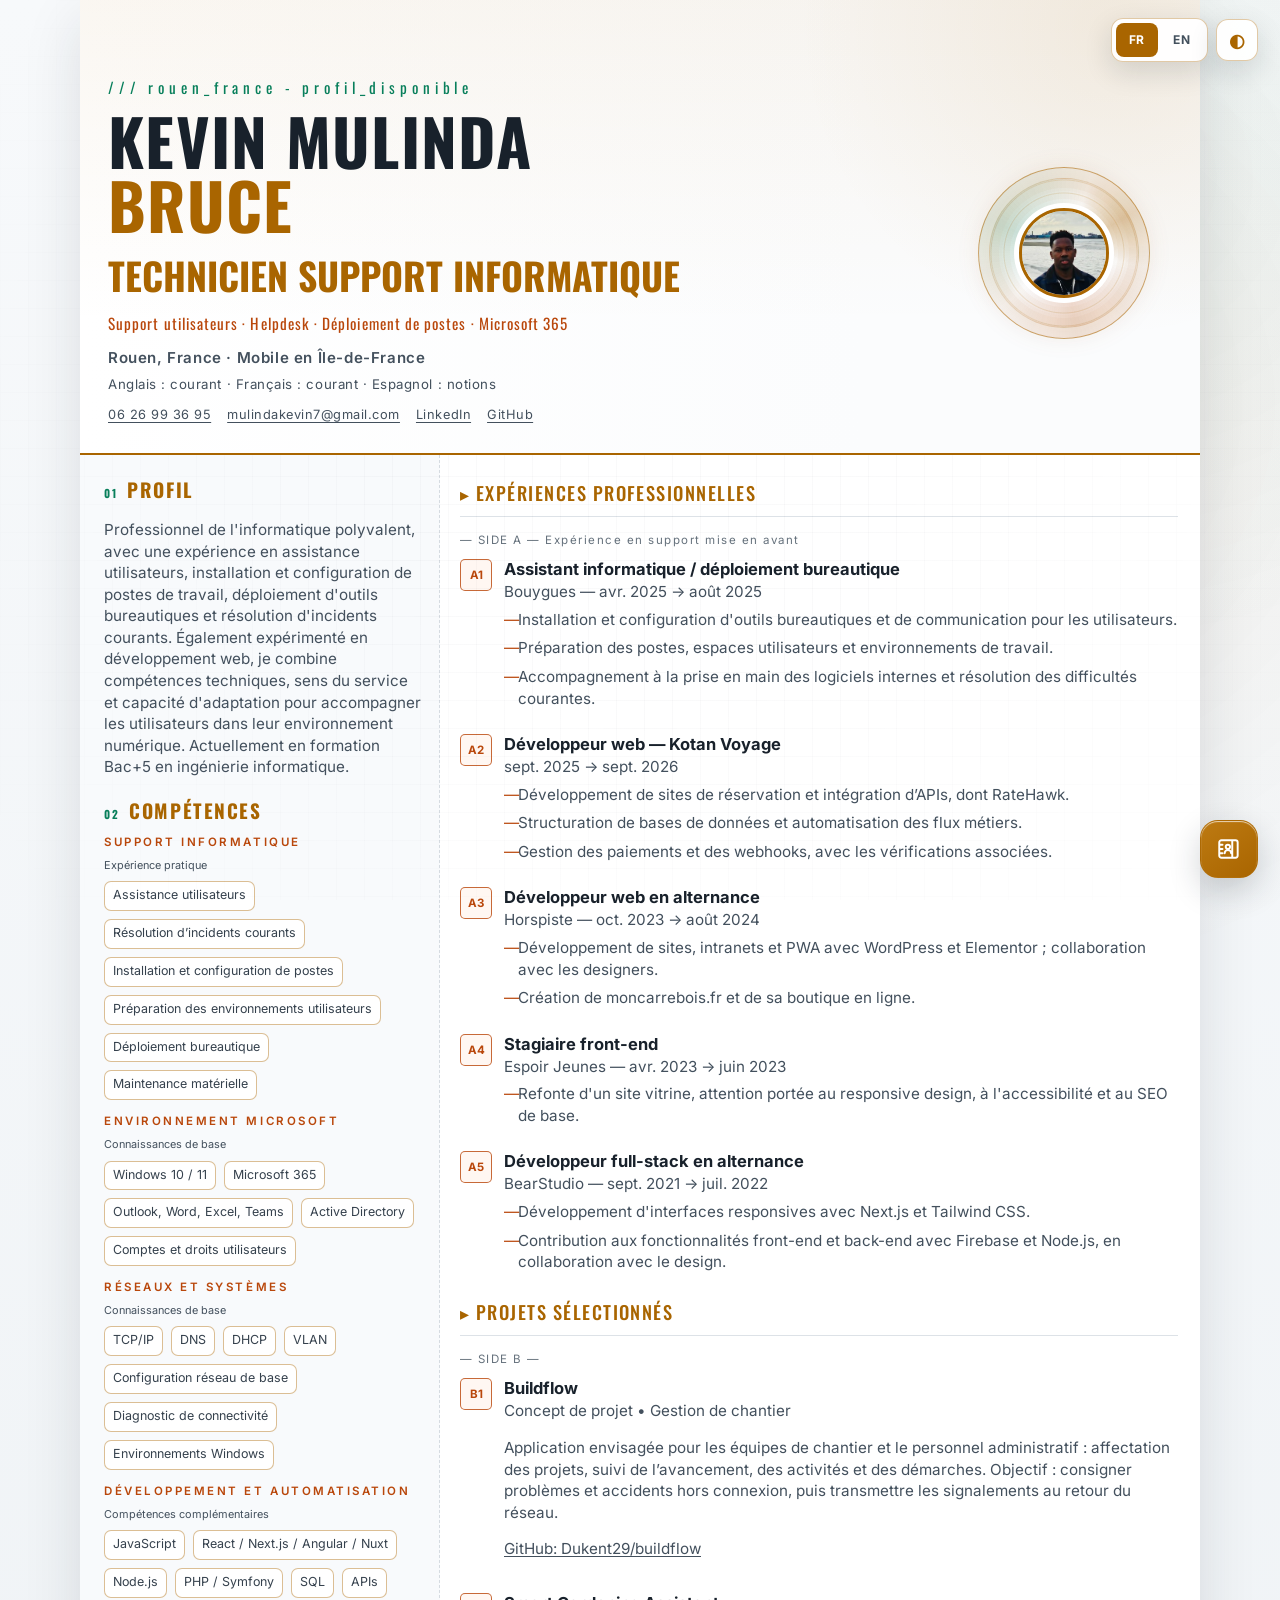
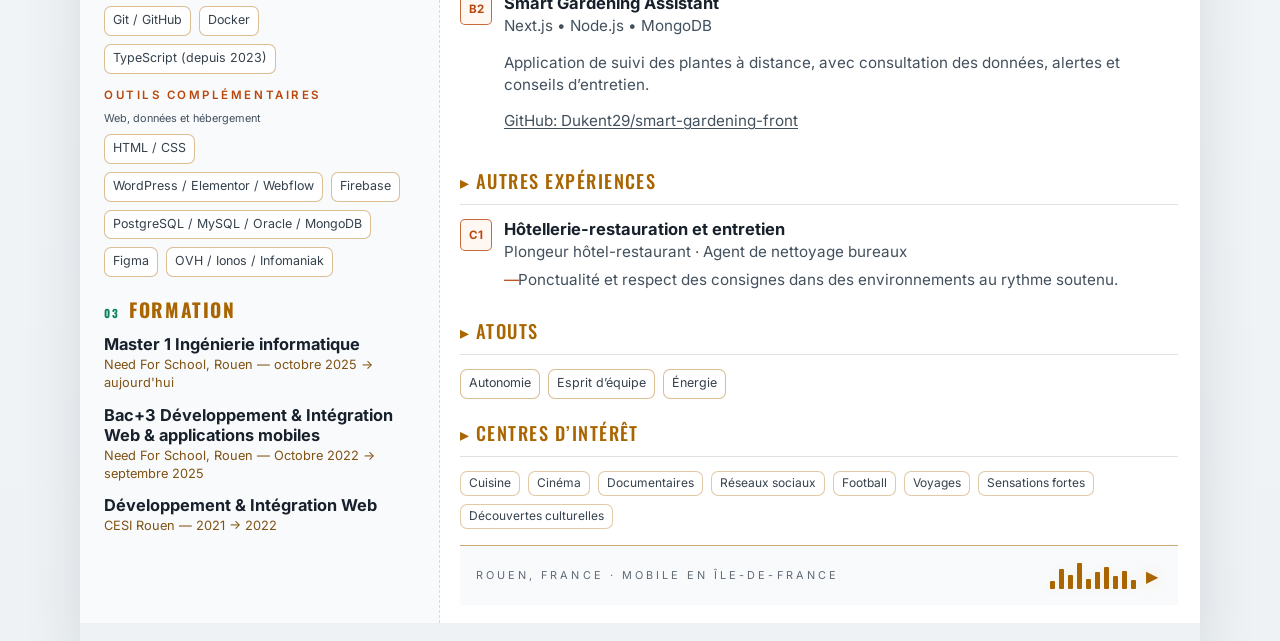
<file: index.html>
<!doctype html>
<html lang="fr"><head><meta charset="utf-8"><meta name="viewport" content="width=device-width,initial-scale=1"><title>Kevin Mulinda Bruce — TECHNICIEN SUPPORT INFORMATIQUE</title><meta name="description" content="TECHNICIEN SUPPORT INFORMATIQUE à Rouen. Support utilisateurs · Helpdesk · Déploiement de postes · Microsoft 365. Rouen, France · Mobile en Île-de-France."><meta name="color-scheme" content="light dark"><link rel="alternate" hreflang="fr" href="index.html"><link rel="alternate" hreflang="en" href="en.html"><script>// Runs before CSS/first paint; storage can be disabled in private contexts.
(() => {
  const params = new URLSearchParams(location.search);
  try {
    const requested = params.get('theme');
    const theme = requested || localStorage.getItem('cv-theme');
    document.documentElement.dataset.theme = theme === 'dark' || (!theme && matchMedia('(prefers-color-scheme: dark)').matches) ? 'dark' : 'light';
  } catch { document.documentElement.dataset.theme = 'light'; }
  const lang = params.get('lang');
  if ((lang === 'en' || lang === 'fr') && document.documentElement.lang !== lang) {
    const url = new URL(lang === 'en' ? 'en.html' : 'index.html', location.href);
    url.search = location.search;
    location.replace(url);
  }
})();
</script><link rel="stylesheet" href="styles.css"><link rel="stylesheet" href="fonts.css"><link rel="preload" href="fonts/inter-400.woff2" as="font" type="font/woff2" crossorigin><link rel="preload" href="fonts/oswald-700.woff2" as="font" type="font/woff2" crossorigin></head><body>
  <a class="skip-link" href="#main">Aller au contenu</a>
  <div class="display-controls"><nav class="language-switcher" aria-label="Choisir la langue"><a href="index.html" lang="fr" hreflang="fr" aria-current="page">FR</a><a href="en.html" lang="en" hreflang="en" >EN</a></nav><button class="theme-toggle" type="button" aria-label="Changer de thème" hidden>◐</button></div>
  <main class="cv-page" id="main" tabindex="-1">
    <header class="hero"><div class="hero__intro">
      <p class="hero__kicker">/// rouen_france - profil_disponible</p>
      <h1><span>KEVIN MULINDA</span><span class="hero__name-accent">BRUCE</span></h1>
      <p class="hero__role">TECHNICIEN SUPPORT INFORMATIQUE</p><p class="hero__tagline">Support utilisateurs · Helpdesk · Déploiement de postes · Microsoft 365</p>
      <p class="hero__meta hero__location">Rouen, France · Mobile en Île-de-France</p><p class="hero__meta hero__languages">Anglais : courant · Français : courant · Espagnol : notions</p>
      <address class="hero__meta hero__contacts"><a href="tel:+33626993695">06 26 99 36 95</a><a href="mailto:mulindakevin7@gmail.com">mulindakevin7@gmail.com</a><a href="https://www.linkedin.com/in/mulindakevin">LinkedIn</a><a href="https://github.com/dukent29">GitHub</a></address>
    </div><div class="hero__portrait"><span class="hero__ring" aria-hidden="true"></span><span class="hero__ring hero__ring--inner" aria-hidden="true"></span><img src="image_2.jpeg" width="132" height="132" fetchpriority="high" alt="Portrait de Kevin Mulinda Bruce"><span class="hero__spot" aria-hidden="true"></span></div></header>
    <div class="content"><aside class="sidebar">
      <section class="panel" aria-labelledby="profile"><h2 id="profile"><span>01</span> Profil</h2><p>Professionnel de l&#39;informatique polyvalent, avec une expérience en assistance utilisateurs, installation et configuration de postes de travail, déploiement d&#39;outils bureautiques et résolution d&#39;incidents courants. Également expérimenté en développement web, je combine compétences techniques, sens du service et capacité d&#39;adaptation pour accompagner les utilisateurs dans leur environnement numérique. Actuellement en formation Bac+5 en ingénierie informatique.</p></section>
      <section class="panel" aria-labelledby="skills"><h2 id="skills"><span>02</span> Compétences</h2><div class="skill-group"><h3>Support informatique</h3><p class="skill-level">Expérience pratique</p><ul class="chips"><li>Assistance utilisateurs</li><li>Résolution d’incidents courants</li><li>Installation et configuration de postes</li><li>Préparation des environnements utilisateurs</li><li>Déploiement bureautique</li><li>Maintenance matérielle</li></ul></div><div class="skill-group"><h3>Environnement Microsoft</h3><p class="skill-level">Connaissances de base</p><ul class="chips"><li>Windows 10 / 11</li><li>Microsoft 365</li><li>Outlook, Word, Excel, Teams</li><li>Active Directory</li><li>Comptes et droits utilisateurs</li></ul></div><div class="skill-group"><h3>Réseaux et systèmes</h3><p class="skill-level">Connaissances de base</p><ul class="chips"><li>TCP/IP</li><li>DNS</li><li>DHCP</li><li>VLAN</li><li>Configuration réseau de base</li><li>Diagnostic de connectivité</li><li>Environnements Windows</li></ul></div><div class="skill-group"><h3>Développement et automatisation</h3><p class="skill-level">Compétences complémentaires</p><ul class="chips"><li>JavaScript</li><li>React / Next.js / Angular / Nuxt</li><li>Node.js</li><li>PHP / Symfony</li><li>SQL</li><li>APIs</li><li>Git / GitHub</li><li>Docker</li><li>TypeScript (depuis 2023)</li></ul></div><div class="skill-group"><h3>Outils complémentaires</h3><p class="skill-level">Web, données et hébergement</p><ul class="chips"><li>HTML / CSS</li><li>WordPress / Elementor / Webflow</li><li>Firebase</li><li>PostgreSQL / MySQL / Oracle / MongoDB</li><li>Figma</li><li>OVH / Ionos / Infomaniak</li></ul></div></section>
      <section class="panel" aria-labelledby="education"><h2 id="education"><span>03</span> Formation</h2><article class="education-item"><h3>Master 1 Ingénierie informatique</h3><p>Need For School, Rouen — octobre 2025 → aujourd&#39;hui</p></article><article class="education-item"><h3>Bac+3 Développement &amp; Intégration Web &amp; applications mobiles</h3><p>Need For School, Rouen — Octobre 2022 → septembre 2025</p></article><article class="education-item"><h3>Développement &amp; Intégration Web</h3><p>CESI Rouen — 2021 → 2022</p></article></section>
    </aside><div class="timeline"><div class="timeline__grid"><div class="timeline__main">
      <section aria-labelledby="experience"><h2 class="timeline__section-label" id="experience">▸ Expériences professionnelles</h2><p class="timeline-group">— SIDE A — Expérience en support mise en avant</p><article class="entry"><div class="entry__badge" aria-hidden="true">A1</div><div class="entry__body"><h3>Assistant informatique / déploiement bureautique</h3><p class="entry__company">Bouygues — avr. 2025 → août 2025</p><ul><li>Installation et configuration d&#39;outils bureautiques et de communication pour les utilisateurs.</li><li>Préparation des postes, espaces utilisateurs et environnements de travail.</li><li>Accompagnement à la prise en main des logiciels internes et résolution des difficultés courantes.</li></ul></div></article><article class="entry"><div class="entry__badge" aria-hidden="true">A2</div><div class="entry__body"><h3>Développeur web — Kotan Voyage</h3><p class="entry__company">sept. 2025 → sept. 2026</p><ul><li>Développement de sites de réservation et intégration d’APIs, dont RateHawk.</li><li>Structuration de bases de données et automatisation des flux métiers.</li><li>Gestion des paiements et des webhooks, avec les vérifications associées.</li></ul></div></article><article class="entry"><div class="entry__badge" aria-hidden="true">A3</div><div class="entry__body"><h3>Développeur web en alternance</h3><p class="entry__company">Horspiste — oct. 2023 → août 2024</p><ul><li>Développement de sites, intranets et PWA avec WordPress et Elementor ; collaboration avec les designers.</li><li>Création de moncarrebois.fr et de sa boutique en ligne.</li></ul></div></article><article class="entry"><div class="entry__badge" aria-hidden="true">A4</div><div class="entry__body"><h3>Stagiaire front-end</h3><p class="entry__company">Espoir Jeunes — avr. 2023 → juin 2023</p><ul><li>Refonte d&#39;un site vitrine, attention portée au responsive design, à l&#39;accessibilité et au SEO de base.</li></ul></div></article><article class="entry"><div class="entry__badge" aria-hidden="true">A5</div><div class="entry__body"><h3>Développeur full-stack en alternance</h3><p class="entry__company">BearStudio — sept. 2021 → juil. 2022</p><ul><li>Développement d&#39;interfaces responsives avec Next.js et Tailwind CSS.</li><li>Contribution aux fonctionnalités front-end et back-end avec Firebase et Node.js, en collaboration avec le design.</li></ul></div></article></section>
      <section class="timeline-block" aria-labelledby="projects"><h2 class="timeline__section-label" id="projects">▸ Projets sélectionnés</h2><p class="timeline-group">— SIDE B —</p><article class="entry"><div class="entry__badge" aria-hidden="true">B1</div><div class="entry__body"><h3>Buildflow</h3><p class="entry__company">Concept de projet • Gestion de chantier</p><p>Application envisagée pour les équipes de chantier et le personnel administratif : affectation des projets, suivi de l’avancement, des activités et des démarches. Objectif : consigner problèmes et accidents hors connexion, puis transmettre les signalements au retour du réseau.</p><p class="project-source"><a href="https://github.com/Dukent29/buildflow">GitHub: Dukent29/buildflow</a></p></div></article><article class="entry"><div class="entry__badge" aria-hidden="true">B2</div><div class="entry__body"><h3>Smart Gardening Assistant</h3><p class="entry__company">Next.js • Node.js • MongoDB</p><p>Application de suivi des plantes à distance, avec consultation des données, alertes et conseils d’entretien.</p><p class="project-source"><a href="https://github.com/Dukent29/smart-gardening-front">GitHub: Dukent29/smart-gardening-front</a></p></div></article></section>
      <section class="timeline-block" aria-labelledby="additional"><h2 class="timeline__section-label" id="additional">▸ Autres expériences</h2><article class="entry"><div class="entry__badge" aria-hidden="true">C1</div><div class="entry__body"><h3>Hôtellerie-restauration et entretien</h3><p class="entry__company">Plongeur hôtel-restaurant · Agent de nettoyage bureaux</p><ul><li>Ponctualité et respect des consignes dans des environnements au rythme soutenu.</li></ul></div></article></section>
      <section class="timeline-block" aria-labelledby="strengths"><h2 class="timeline__section-label" id="strengths">▸ Atouts</h2><ul class="chips"><li>Autonomie</li><li>Esprit d’équipe</li><li>Énergie</li></ul></section>
      <section class="timeline-block" aria-labelledby="interests"><h2 class="timeline__section-label" id="interests">▸ Centres d’intérêt</h2><ul class="interest-list"><li>Cuisine</li><li>Cinéma</li><li>Documentaires</li><li>Réseaux sociaux</li><li>Football</li><li>Voyages</li><li>Sensations fortes</li><li>Découvertes culturelles</li></ul></section>
    </div></div><footer class="footer"><div class="footer__text">Rouen, France · Mobile en Île-de-France</div><details class="music-player"><summary aria-label="Écouter I Wonder" title="Écouter I Wonder"><span class="footer__bars" aria-hidden="true"><span></span><span></span><span></span><span></span><span></span><span></span><span></span><span></span><span></span><span></span></span><span class="music-player__play" aria-hidden="true">▶</span></summary><div class="music-player__embed"><audio controls preload="none" src="i_wonder_mp3_31167.mp3"></audio></div></details></footer></div></div>
  </main>
  <details class="contact-actions"><summary aria-label="Contact"><svg class="contact-actions__contact-icon" aria-hidden="true" viewBox="0 0 24 24"><path d="M15 4h3a2 2 0 0 1 2 2v12a2 2 0 0 1-2 2h-3M5 4h10v16H5a2 2 0 0 1-2-2V6a2 2 0 0 1 2-2Zm-2 4h3m-3 4h3m-3 4h3m5-8a2 2 0 1 0 0 4 2 2 0 0 0 0-4Zm-3 8a3 3 0 0 1 6 0"/></svg><span class="contact-actions__close-icon" aria-hidden="true"></span></summary><nav class="contact-actions__menu" aria-label="Contact"><a href="mailto:mulindakevin7@gmail.com"><span class="contact-actions__icon" aria-hidden="true">✉</span><span><strong>Email</strong><small>mulindakevin7@gmail.com</small></span></a><a href="tel:+33626993695"><span class="contact-actions__icon" aria-hidden="true">☎</span><span><strong>Appeler</strong><small>06 26 99 36 95</small></span></a><a id="pdf-download" href="Kevin_Mulinda_Bruce_CV_FR.pdf" download><span class="contact-actions__icon" aria-hidden="true">↓</span><span><strong>Télécharger le CV</strong><small>PDF · A4</small></span></a><a id="print-cv" href="Kevin_Mulinda_Bruce_CV_FR.pdf" target="_blank"><span class="contact-actions__icon" aria-hidden="true">↗</span><strong>Imprimer</strong></a></nav></details>
  <script type="application/ld+json">{"@context":"https://schema.org","@type":"Person","name":"Kevin Mulinda Bruce","homeLocation":{"@type":"Place","name":"Rouen, France"},"knowsLanguage":["French","English","Spanish"],"sameAs":["https://www.linkedin.com/in/mulindakevin","https://github.com/dukent29"]}</script><script src="translations.js" defer></script></body></html>
</file>
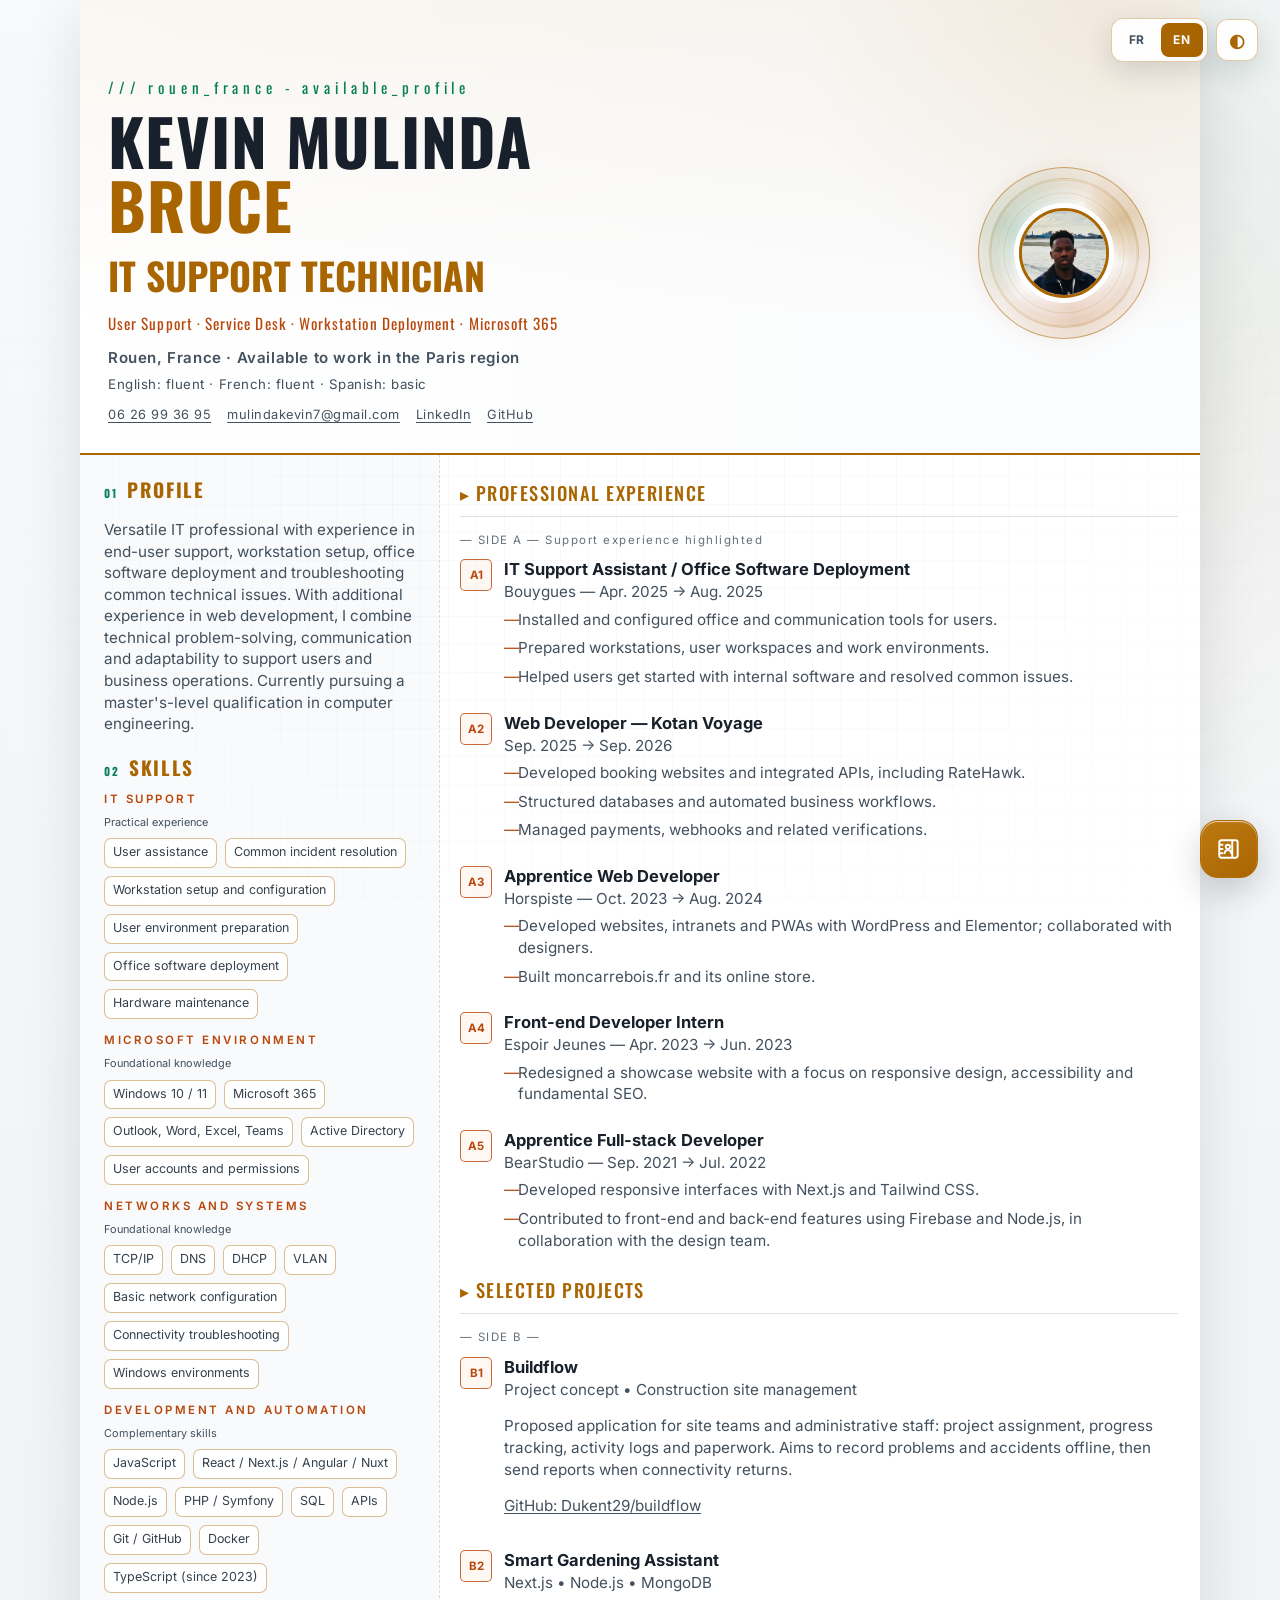
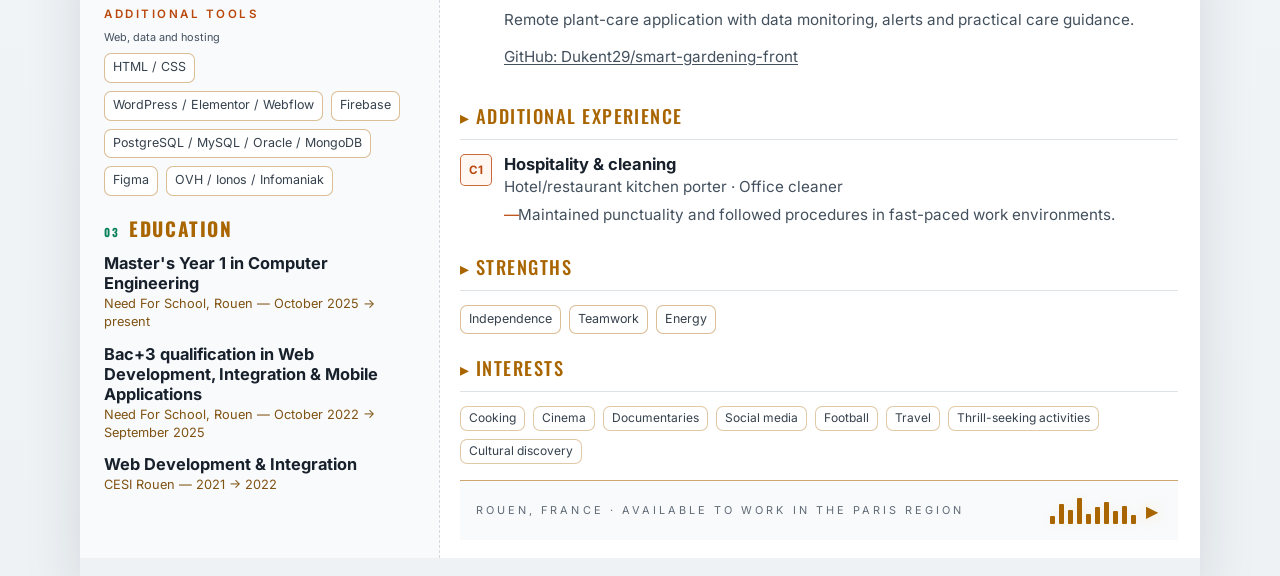
<file: en.html>
<!doctype html>
<html lang="en"><head><meta charset="utf-8"><meta name="viewport" content="width=device-width,initial-scale=1"><title>Kevin Mulinda Bruce — IT SUPPORT TECHNICIAN</title><meta name="description" content="IT SUPPORT TECHNICIAN in Rouen. User Support · Service Desk · Workstation Deployment · Microsoft 365. Rouen, France · Available to work in the Paris region."><meta name="color-scheme" content="light dark"><link rel="alternate" hreflang="fr" href="index.html"><link rel="alternate" hreflang="en" href="en.html"><script>// Runs before CSS/first paint; storage can be disabled in private contexts.
(() => {
  const params = new URLSearchParams(location.search);
  try {
    const requested = params.get('theme');
    const theme = requested || localStorage.getItem('cv-theme');
    document.documentElement.dataset.theme = theme === 'dark' || (!theme && matchMedia('(prefers-color-scheme: dark)').matches) ? 'dark' : 'light';
  } catch { document.documentElement.dataset.theme = 'light'; }
  const lang = params.get('lang');
  if ((lang === 'en' || lang === 'fr') && document.documentElement.lang !== lang) {
    const url = new URL(lang === 'en' ? 'en.html' : 'index.html', location.href);
    url.search = location.search;
    location.replace(url);
  }
})();
</script><link rel="stylesheet" href="styles.css"><link rel="stylesheet" href="fonts.css"><link rel="preload" href="fonts/inter-400.woff2" as="font" type="font/woff2" crossorigin><link rel="preload" href="fonts/oswald-700.woff2" as="font" type="font/woff2" crossorigin></head><body>
  <a class="skip-link" href="#main">Skip to content</a>
  <div class="display-controls"><nav class="language-switcher" aria-label="Choose language"><a href="index.html" lang="fr" hreflang="fr" >FR</a><a href="en.html" lang="en" hreflang="en" aria-current="page">EN</a></nav><button class="theme-toggle" type="button" aria-label="Switch theme" hidden>◐</button></div>
  <main class="cv-page" id="main" tabindex="-1">
    <header class="hero"><div class="hero__intro">
      <p class="hero__kicker">/// rouen_france - available_profile</p>
      <h1><span>KEVIN MULINDA</span><span class="hero__name-accent">BRUCE</span></h1>
      <p class="hero__role">IT SUPPORT TECHNICIAN</p><p class="hero__tagline">User Support · Service Desk · Workstation Deployment · Microsoft 365</p>
      <p class="hero__meta hero__location">Rouen, France · Available to work in the Paris region</p><p class="hero__meta hero__languages">English: fluent · French: fluent · Spanish: basic</p>
      <address class="hero__meta hero__contacts"><a href="tel:+33626993695">06 26 99 36 95</a><a href="mailto:mulindakevin7@gmail.com">mulindakevin7@gmail.com</a><a href="https://www.linkedin.com/in/mulindakevin">LinkedIn</a><a href="https://github.com/dukent29">GitHub</a></address>
    </div><div class="hero__portrait"><span class="hero__ring" aria-hidden="true"></span><span class="hero__ring hero__ring--inner" aria-hidden="true"></span><img src="image_2.jpeg" width="132" height="132" fetchpriority="high" alt="Portrait of Kevin Mulinda Bruce"><span class="hero__spot" aria-hidden="true"></span></div></header>
    <div class="content"><aside class="sidebar">
      <section class="panel" aria-labelledby="profile"><h2 id="profile"><span>01</span> Profile</h2><p>Versatile IT professional with experience in end-user support, workstation setup, office software deployment and troubleshooting common technical issues. With additional experience in web development, I combine technical problem-solving, communication and adaptability to support users and business operations. Currently pursuing a master&#39;s-level qualification in computer engineering.</p></section>
      <section class="panel" aria-labelledby="skills"><h2 id="skills"><span>02</span> Skills</h2><div class="skill-group"><h3>IT support</h3><p class="skill-level">Practical experience</p><ul class="chips"><li>User assistance</li><li>Common incident resolution</li><li>Workstation setup and configuration</li><li>User environment preparation</li><li>Office software deployment</li><li>Hardware maintenance</li></ul></div><div class="skill-group"><h3>Microsoft environment</h3><p class="skill-level">Foundational knowledge</p><ul class="chips"><li>Windows 10 / 11</li><li>Microsoft 365</li><li>Outlook, Word, Excel, Teams</li><li>Active Directory</li><li>User accounts and permissions</li></ul></div><div class="skill-group"><h3>Networks and systems</h3><p class="skill-level">Foundational knowledge</p><ul class="chips"><li>TCP/IP</li><li>DNS</li><li>DHCP</li><li>VLAN</li><li>Basic network configuration</li><li>Connectivity troubleshooting</li><li>Windows environments</li></ul></div><div class="skill-group"><h3>Development and automation</h3><p class="skill-level">Complementary skills</p><ul class="chips"><li>JavaScript</li><li>React / Next.js / Angular / Nuxt</li><li>Node.js</li><li>PHP / Symfony</li><li>SQL</li><li>APIs</li><li>Git / GitHub</li><li>Docker</li><li>TypeScript (since 2023)</li></ul></div><div class="skill-group"><h3>Additional tools</h3><p class="skill-level">Web, data and hosting</p><ul class="chips"><li>HTML / CSS</li><li>WordPress / Elementor / Webflow</li><li>Firebase</li><li>PostgreSQL / MySQL / Oracle / MongoDB</li><li>Figma</li><li>OVH / Ionos / Infomaniak</li></ul></div></section>
      <section class="panel" aria-labelledby="education"><h2 id="education"><span>03</span> Education</h2><article class="education-item"><h3>Master&#39;s Year 1 in Computer Engineering</h3><p>Need For School, Rouen — October 2025 → present</p></article><article class="education-item"><h3>Bac+3 qualification in Web Development, Integration &amp; Mobile Applications</h3><p>Need For School, Rouen — October 2022 → September 2025</p></article><article class="education-item"><h3>Web Development &amp; Integration</h3><p>CESI Rouen — 2021 → 2022</p></article></section>
    </aside><div class="timeline"><div class="timeline__grid"><div class="timeline__main">
      <section aria-labelledby="experience"><h2 class="timeline__section-label" id="experience">▸ Professional experience</h2><p class="timeline-group">— SIDE A — Support experience highlighted</p><article class="entry"><div class="entry__badge" aria-hidden="true">A1</div><div class="entry__body"><h3>IT Support Assistant / Office Software Deployment</h3><p class="entry__company">Bouygues — Apr. 2025 → Aug. 2025</p><ul><li>Installed and configured office and communication tools for users.</li><li>Prepared workstations, user workspaces and work environments.</li><li>Helped users get started with internal software and resolved common issues.</li></ul></div></article><article class="entry"><div class="entry__badge" aria-hidden="true">A2</div><div class="entry__body"><h3>Web Developer — Kotan Voyage</h3><p class="entry__company">Sep. 2025 → Sep. 2026</p><ul><li>Developed booking websites and integrated APIs, including RateHawk.</li><li>Structured databases and automated business workflows.</li><li>Managed payments, webhooks and related verifications.</li></ul></div></article><article class="entry"><div class="entry__badge" aria-hidden="true">A3</div><div class="entry__body"><h3>Apprentice Web Developer</h3><p class="entry__company">Horspiste — Oct. 2023 → Aug. 2024</p><ul><li>Developed websites, intranets and PWAs with WordPress and Elementor; collaborated with designers.</li><li>Built moncarrebois.fr and its online store.</li></ul></div></article><article class="entry"><div class="entry__badge" aria-hidden="true">A4</div><div class="entry__body"><h3>Front-end Developer Intern</h3><p class="entry__company">Espoir Jeunes — Apr. 2023 → Jun. 2023</p><ul><li>Redesigned a showcase website with a focus on responsive design, accessibility and fundamental SEO.</li></ul></div></article><article class="entry"><div class="entry__badge" aria-hidden="true">A5</div><div class="entry__body"><h3>Apprentice Full-stack Developer</h3><p class="entry__company">BearStudio — Sep. 2021 → Jul. 2022</p><ul><li>Developed responsive interfaces with Next.js and Tailwind CSS.</li><li>Contributed to front-end and back-end features using Firebase and Node.js, in collaboration with the design team.</li></ul></div></article></section>
      <section class="timeline-block" aria-labelledby="projects"><h2 class="timeline__section-label" id="projects">▸ Selected projects</h2><p class="timeline-group">— SIDE B —</p><article class="entry"><div class="entry__badge" aria-hidden="true">B1</div><div class="entry__body"><h3>Buildflow</h3><p class="entry__company">Project concept • Construction site management</p><p>Proposed application for site teams and administrative staff: project assignment, progress tracking, activity logs and paperwork. Aims to record problems and accidents offline, then send reports when connectivity returns.</p><p class="project-source"><a href="https://github.com/Dukent29/buildflow">GitHub: Dukent29/buildflow</a></p></div></article><article class="entry"><div class="entry__badge" aria-hidden="true">B2</div><div class="entry__body"><h3>Smart Gardening Assistant</h3><p class="entry__company">Next.js • Node.js • MongoDB</p><p>Remote plant-care application with data monitoring, alerts and practical care guidance.</p><p class="project-source"><a href="https://github.com/Dukent29/smart-gardening-front">GitHub: Dukent29/smart-gardening-front</a></p></div></article></section>
      <section class="timeline-block" aria-labelledby="additional"><h2 class="timeline__section-label" id="additional">▸ Additional experience</h2><article class="entry"><div class="entry__badge" aria-hidden="true">C1</div><div class="entry__body"><h3>Hospitality &amp; cleaning</h3><p class="entry__company">Hotel/restaurant kitchen porter · Office cleaner</p><ul><li>Maintained punctuality and followed procedures in fast-paced work environments.</li></ul></div></article></section>
      <section class="timeline-block" aria-labelledby="strengths"><h2 class="timeline__section-label" id="strengths">▸ Strengths</h2><ul class="chips"><li>Independence</li><li>Teamwork</li><li>Energy</li></ul></section>
      <section class="timeline-block" aria-labelledby="interests"><h2 class="timeline__section-label" id="interests">▸ Interests</h2><ul class="interest-list"><li>Cooking</li><li>Cinema</li><li>Documentaries</li><li>Social media</li><li>Football</li><li>Travel</li><li>Thrill-seeking activities</li><li>Cultural discovery</li></ul></section>
    </div></div><footer class="footer"><div class="footer__text">Rouen, France · Available to work in the Paris region</div><details class="music-player"><summary aria-label="Listen to I Wonder" title="Listen to I Wonder"><span class="footer__bars" aria-hidden="true"><span></span><span></span><span></span><span></span><span></span><span></span><span></span><span></span><span></span><span></span></span><span class="music-player__play" aria-hidden="true">▶</span></summary><div class="music-player__embed"><audio controls preload="none" src="i_wonder_mp3_31167.mp3"></audio></div></details></footer></div></div>
  </main>
  <details class="contact-actions"><summary aria-label="Contact"><svg class="contact-actions__contact-icon" aria-hidden="true" viewBox="0 0 24 24"><path d="M15 4h3a2 2 0 0 1 2 2v12a2 2 0 0 1-2 2h-3M5 4h10v16H5a2 2 0 0 1-2-2V6a2 2 0 0 1 2-2Zm-2 4h3m-3 4h3m-3 4h3m5-8a2 2 0 1 0 0 4 2 2 0 0 0 0-4Zm-3 8a3 3 0 0 1 6 0"/></svg><span class="contact-actions__close-icon" aria-hidden="true"></span></summary><nav class="contact-actions__menu" aria-label="Contact"><a href="mailto:mulindakevin7@gmail.com"><span class="contact-actions__icon" aria-hidden="true">✉</span><span><strong>Email</strong><small>mulindakevin7@gmail.com</small></span></a><a href="tel:+33626993695"><span class="contact-actions__icon" aria-hidden="true">☎</span><span><strong>Call</strong><small>06 26 99 36 95</small></span></a><a id="pdf-download" href="Kevin_Mulinda_Bruce_CV_EN.pdf" download><span class="contact-actions__icon" aria-hidden="true">↓</span><span><strong>Download CV</strong><small>PDF · A4</small></span></a><a id="print-cv" href="Kevin_Mulinda_Bruce_CV_EN.pdf" target="_blank"><span class="contact-actions__icon" aria-hidden="true">↗</span><strong>Print</strong></a></nav></details>
  <script type="application/ld+json">{"@context":"https://schema.org","@type":"Person","name":"Kevin Mulinda Bruce","homeLocation":{"@type":"Place","name":"Rouen, France"},"knowsLanguage":["French","English","Spanish"],"sameAs":["https://www.linkedin.com/in/mulindakevin","https://github.com/dukent29"]}</script><script src="translations.js" defer></script></body></html>
</file>
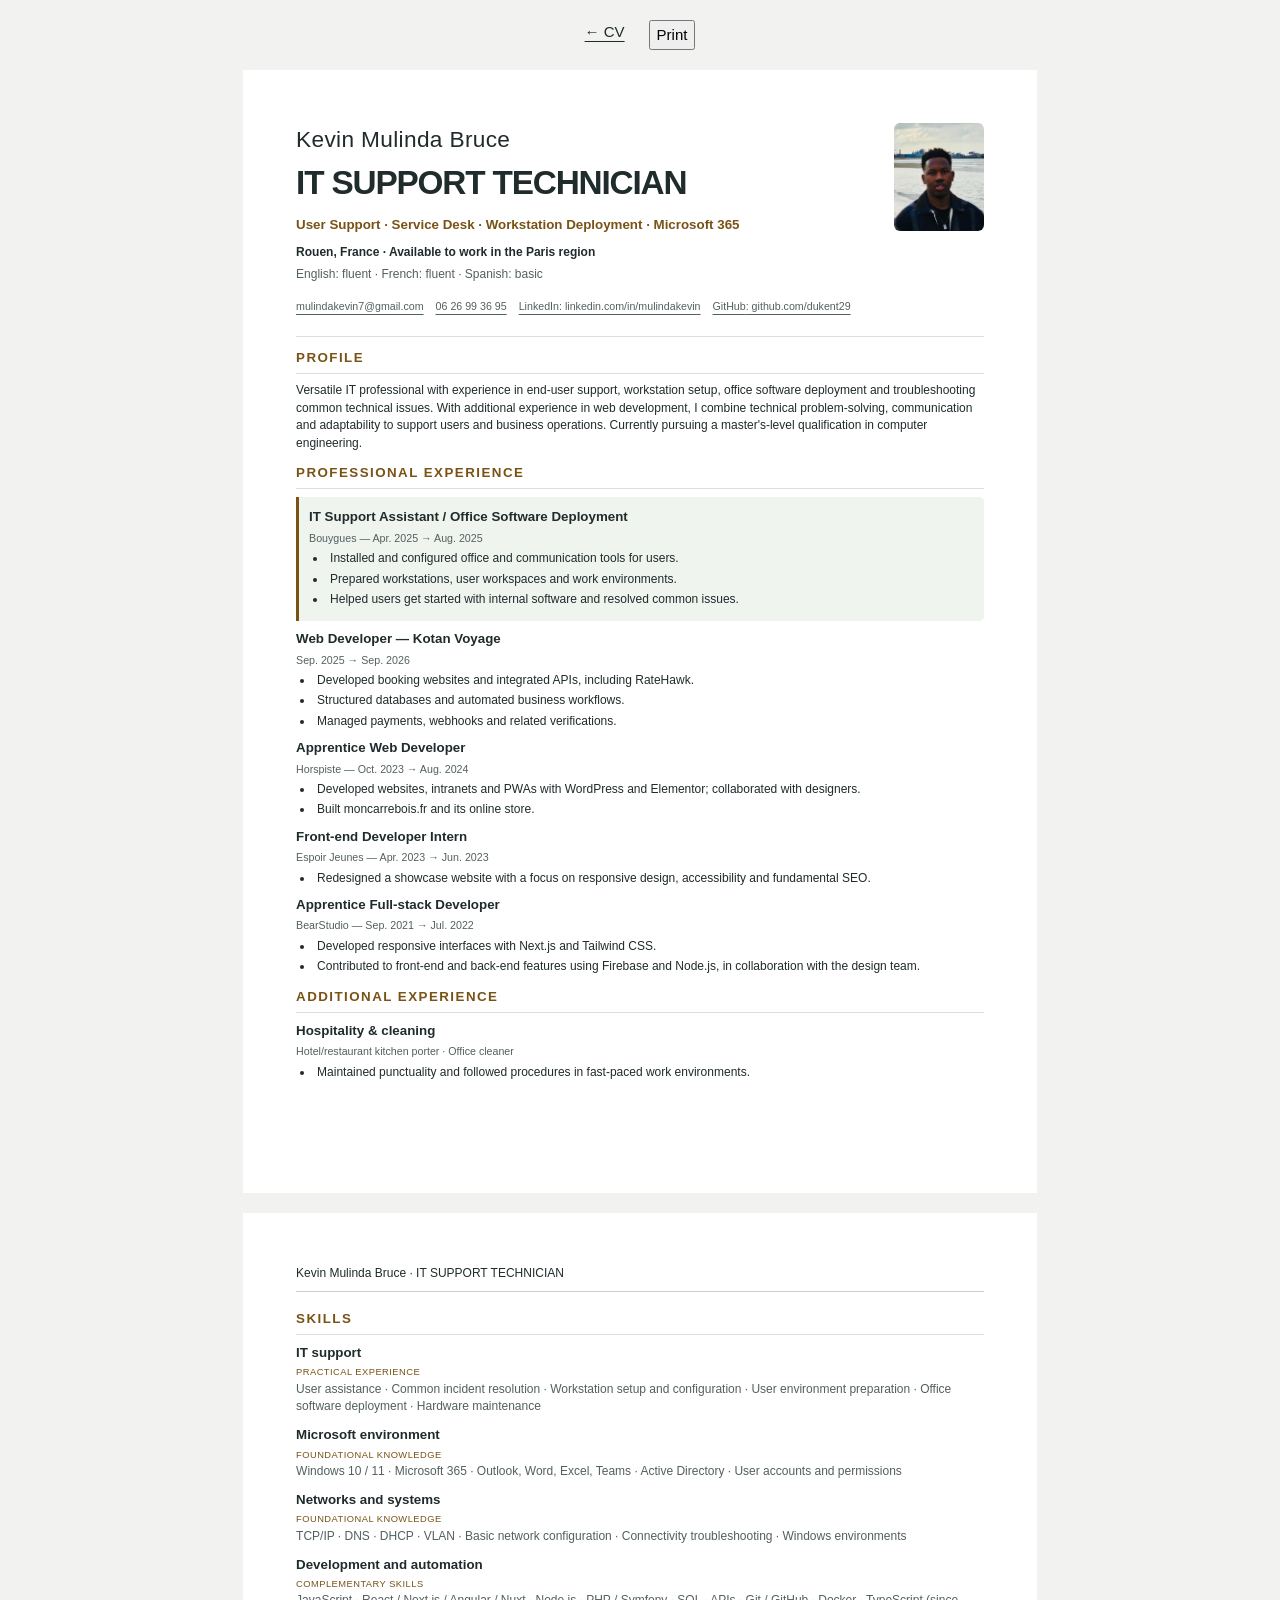
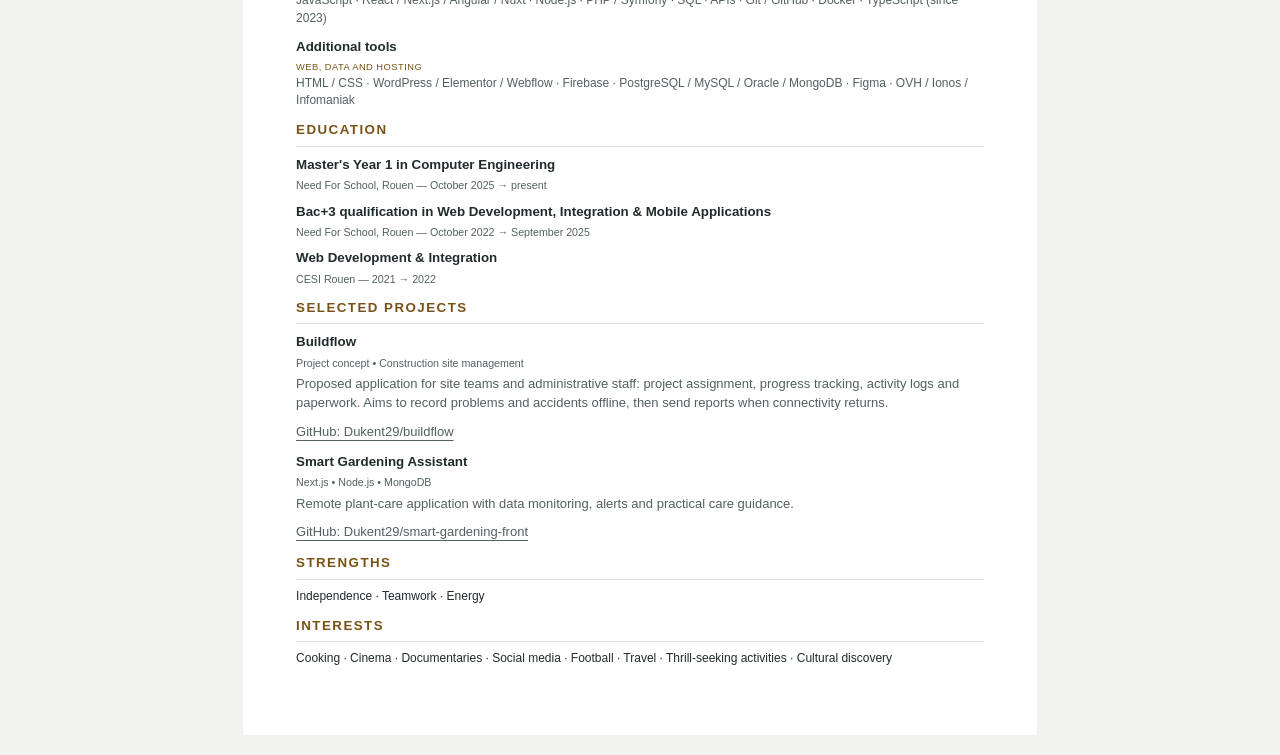
<file: pdf-export-en.html>
﻿<!doctype html><html lang="en"><head><meta charset="utf-8"><meta name="viewport" content="width=device-width, initial-scale=1"><meta http-equiv="refresh" content="0;url=print-en.html"><title>English CV print layout</title></head><body><a href="print-en.html">Open the English CV print layout</a></body></html>
</file>
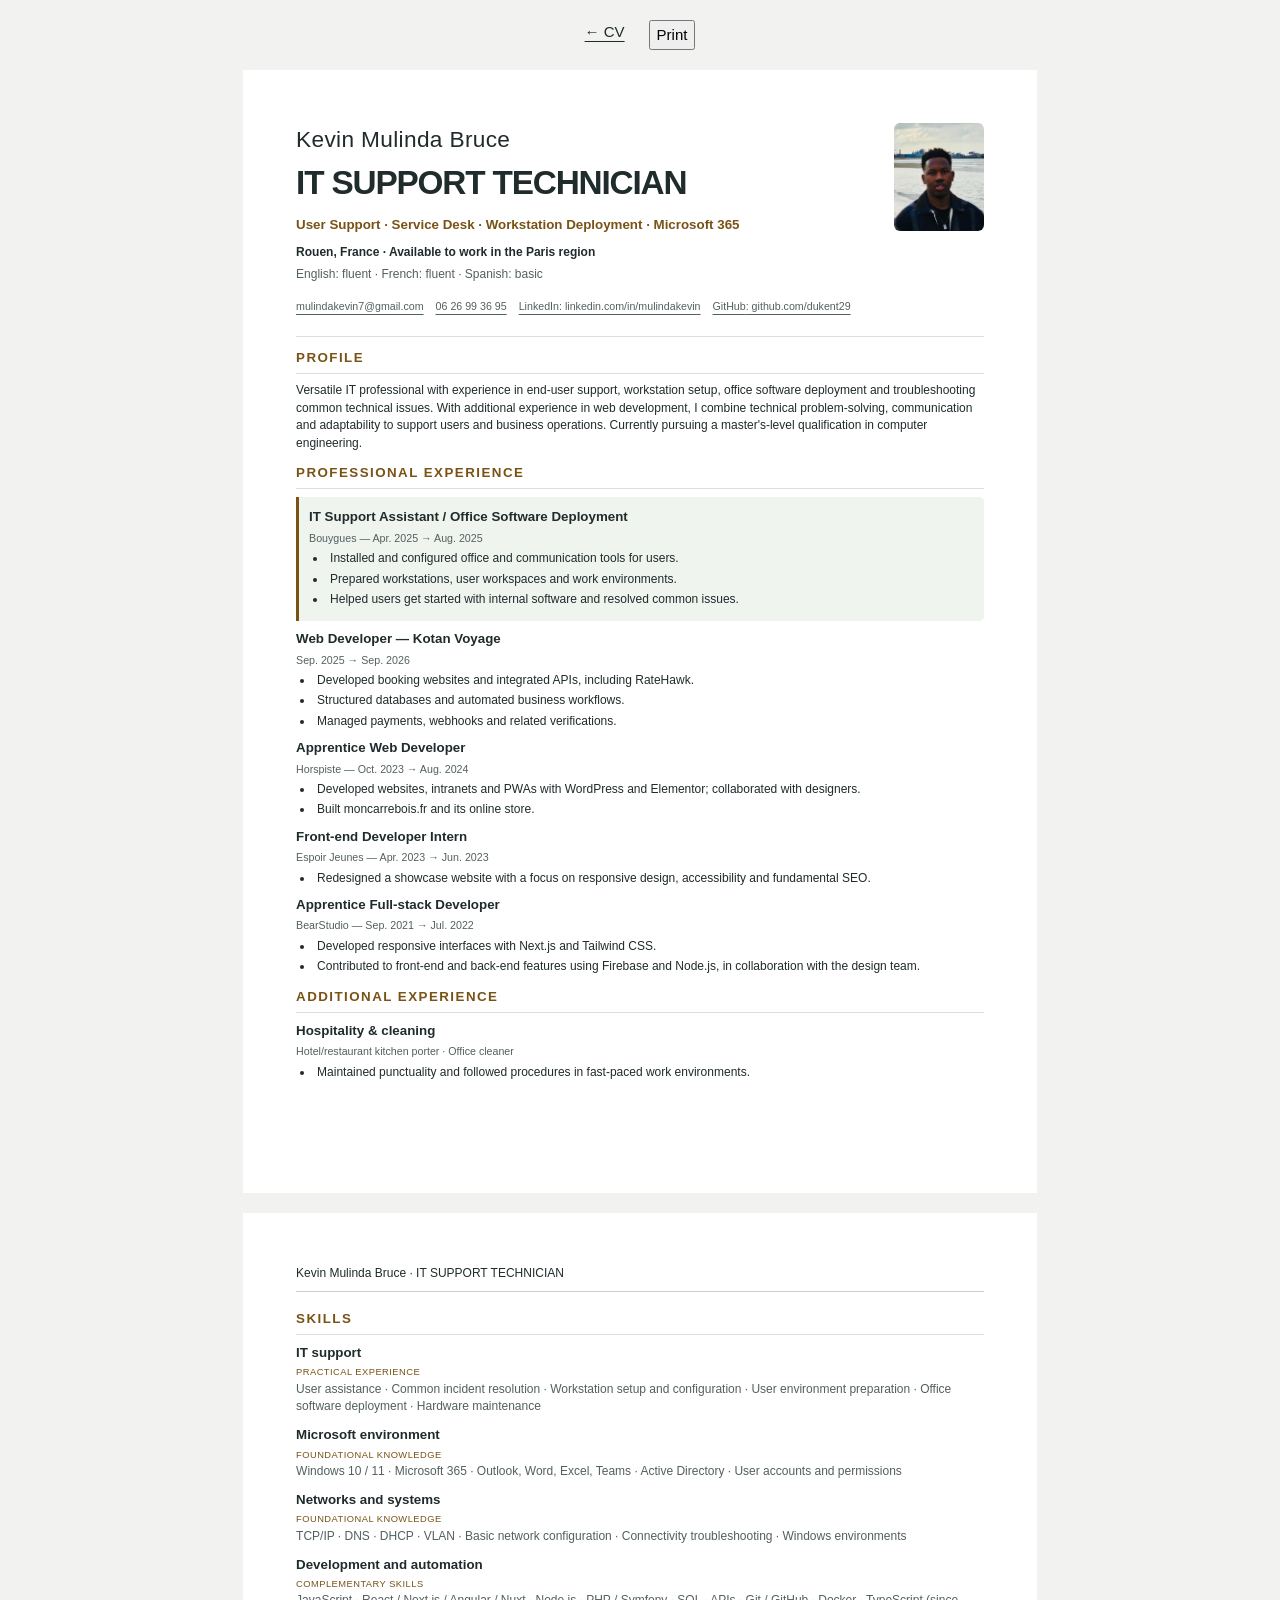
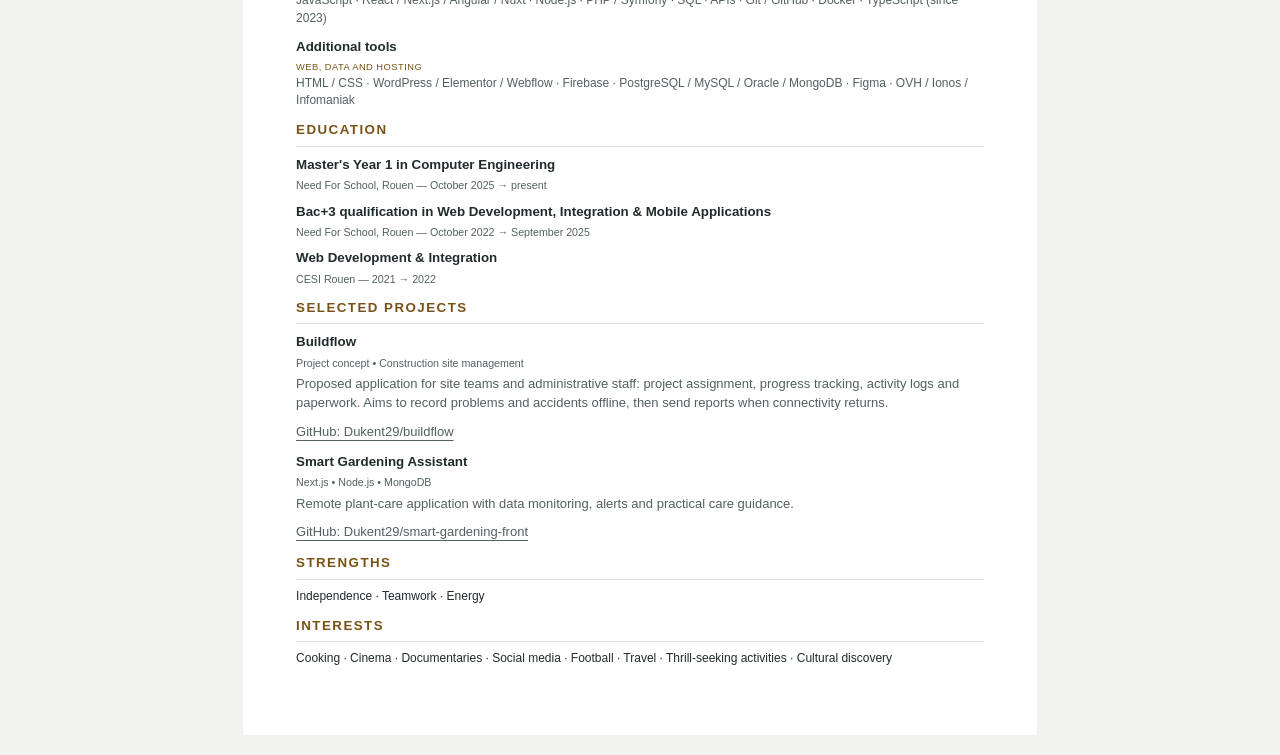
<file: print-en.html>
<!doctype html>
<html lang="en"><head><meta charset="utf-8"><meta name="viewport" content="width=device-width,initial-scale=1"><title>Kevin Mulinda Bruce — IT SUPPORT TECHNICIAN</title><meta name="description" content="IT SUPPORT TECHNICIAN in Rouen. User Support · Service Desk · Workstation Deployment · Microsoft 365. Rouen, France · Available to work in the Paris region."><meta name="color-scheme" content="light dark"><link rel="stylesheet" href="print-styles.css"><meta name="robots" content="noindex"></head><body class="print-document"><nav class="print-controls"><a href="en.html">← CV</a><button type="button" id="print-button">Print</button></nav><main><div class="print-sheet"><header class="hero"><div><p class="name">Kevin Mulinda Bruce</p><h1>IT SUPPORT TECHNICIAN</h1><p class="subtitle">User Support · Service Desk · Workstation Deployment · Microsoft 365</p><p class="location">Rouen, France · Available to work in the Paris region</p><p class="languages">English: fluent · French: fluent · Spanish: basic</p><address><a href="mailto:mulindakevin7@gmail.com">mulindakevin7@gmail.com</a><a href="tel:+33626993695">06 26 99 36 95</a><a href="https://www.linkedin.com/in/mulindakevin">LinkedIn<span class="print-url">: linkedin.com/in/mulindakevin</span></a><a href="https://github.com/dukent29">GitHub<span class="print-url">: github.com/dukent29</span></a></address></div><img class="portrait" src="image_2.jpeg" width="120" height="144" fetchpriority="high" alt="Portrait of Kevin Mulinda Bruce"></header><section class="section " aria-labelledby="profile"><h2 id="profile">Profile</h2><p>Versatile IT professional with experience in end-user support, workstation setup, office software deployment and troubleshooting common technical issues. With additional experience in web development, I combine technical problem-solving, communication and adaptability to support users and business operations. Currently pursuing a master&#39;s-level qualification in computer engineering.</p></section><section class="section " aria-labelledby="experience"><h2 id="experience">Professional experience</h2><p class="section-note">Support experience highlighted</p><article class="entry entry--featured"><h3>IT Support Assistant / Office Software Deployment</h3><p class="entry-meta">Bouygues — Apr. 2025 → Aug. 2025</p><ul><li>Installed and configured office and communication tools for users.</li><li>Prepared workstations, user workspaces and work environments.</li><li>Helped users get started with internal software and resolved common issues.</li></ul></article><article class="entry "><h3>Web Developer — Kotan Voyage</h3><p class="entry-meta">Sep. 2025 → Sep. 2026</p><ul><li>Developed booking websites and integrated APIs, including RateHawk.</li><li>Structured databases and automated business workflows.</li><li>Managed payments, webhooks and related verifications.</li></ul></article><article class="entry "><h3>Apprentice Web Developer</h3><p class="entry-meta">Horspiste — Oct. 2023 → Aug. 2024</p><ul><li>Developed websites, intranets and PWAs with WordPress and Elementor; collaborated with designers.</li><li>Built moncarrebois.fr and its online store.</li></ul></article><article class="entry "><h3>Front-end Developer Intern</h3><p class="entry-meta">Espoir Jeunes — Apr. 2023 → Jun. 2023</p><ul><li>Redesigned a showcase website with a focus on responsive design, accessibility and fundamental SEO.</li></ul></article><article class="entry "><h3>Apprentice Full-stack Developer</h3><p class="entry-meta">BearStudio — Sep. 2021 → Jul. 2022</p><ul><li>Developed responsive interfaces with Next.js and Tailwind CSS.</li><li>Contributed to front-end and back-end features using Firebase and Node.js, in collaboration with the design team.</li></ul></article></section><section class="section " aria-labelledby="additional"><h2 id="additional">Additional experience</h2><article class="entry "><h3>Hospitality &amp; cleaning</h3><p class="entry-meta">Hotel/restaurant kitchen porter · Office cleaner</p><ul><li>Maintained punctuality and followed procedures in fast-paced work environments.</li></ul></article></section></div><div class="print-sheet"><p class="print-heading">Kevin Mulinda Bruce · IT SUPPORT TECHNICIAN</p><section class="section " aria-labelledby="skills"><h2 id="skills">Skills</h2><div class="skill-group"><h3>IT support</h3><p class="skill-level">Practical experience</p><p>User assistance · Common incident resolution · Workstation setup and configuration · User environment preparation · Office software deployment · Hardware maintenance</p></div><div class="skill-group"><h3>Microsoft environment</h3><p class="skill-level">Foundational knowledge</p><p>Windows 10 / 11 · Microsoft 365 · Outlook, Word, Excel, Teams · Active Directory · User accounts and permissions</p></div><div class="skill-group"><h3>Networks and systems</h3><p class="skill-level">Foundational knowledge</p><p>TCP/IP · DNS · DHCP · VLAN · Basic network configuration · Connectivity troubleshooting · Windows environments</p></div><div class="skill-group"><h3>Development and automation</h3><p class="skill-level">Complementary skills</p><p>JavaScript · React / Next.js / Angular / Nuxt · Node.js · PHP / Symfony · SQL · APIs · Git / GitHub · Docker · TypeScript (since 2023)</p></div><div class="skill-group"><h3>Additional tools</h3><p class="skill-level">Web, data and hosting</p><p>HTML / CSS · WordPress / Elementor / Webflow · Firebase · PostgreSQL / MySQL / Oracle / MongoDB · Figma · OVH / Ionos / Infomaniak</p></div></section><section class="section " aria-labelledby="education"><h2 id="education">Education</h2><article class="education-item"><h3>Master&#39;s Year 1 in Computer Engineering</h3><p class="entry-meta">Need For School, Rouen — October 2025 → present</p></article><article class="education-item"><h3>Bac+3 qualification in Web Development, Integration &amp; Mobile Applications</h3><p class="entry-meta">Need For School, Rouen — October 2022 → September 2025</p></article><article class="education-item"><h3>Web Development &amp; Integration</h3><p class="entry-meta">CESI Rouen — 2021 → 2022</p></article></section><section class="section " aria-labelledby="projects"><h2 id="projects">Selected projects</h2><article class="entry "><h3>Buildflow</h3><p class="entry-meta">Project concept • Construction site management</p><p>Proposed application for site teams and administrative staff: project assignment, progress tracking, activity logs and paperwork. Aims to record problems and accidents offline, then send reports when connectivity returns.</p><p class="project-source"><a href="https://github.com/Dukent29/buildflow">GitHub: Dukent29/buildflow</a></p></article><article class="entry "><h3>Smart Gardening Assistant</h3><p class="entry-meta">Next.js • Node.js • MongoDB</p><p>Remote plant-care application with data monitoring, alerts and practical care guidance.</p><p class="project-source"><a href="https://github.com/Dukent29/smart-gardening-front">GitHub: Dukent29/smart-gardening-front</a></p></article></section><section class="section " aria-labelledby="strengths"><h2 id="strengths">Strengths</h2><p>Independence · Teamwork · Energy</p></section><section class="section " aria-labelledby="interests"><h2 id="interests">Interests</h2><p>Cooking · Cinema · Documentaries · Social media · Football · Travel · Thrill-seeking activities · Cultural discovery</p></section></div></main><script src="print.js" defer></script></body></html>
</file>
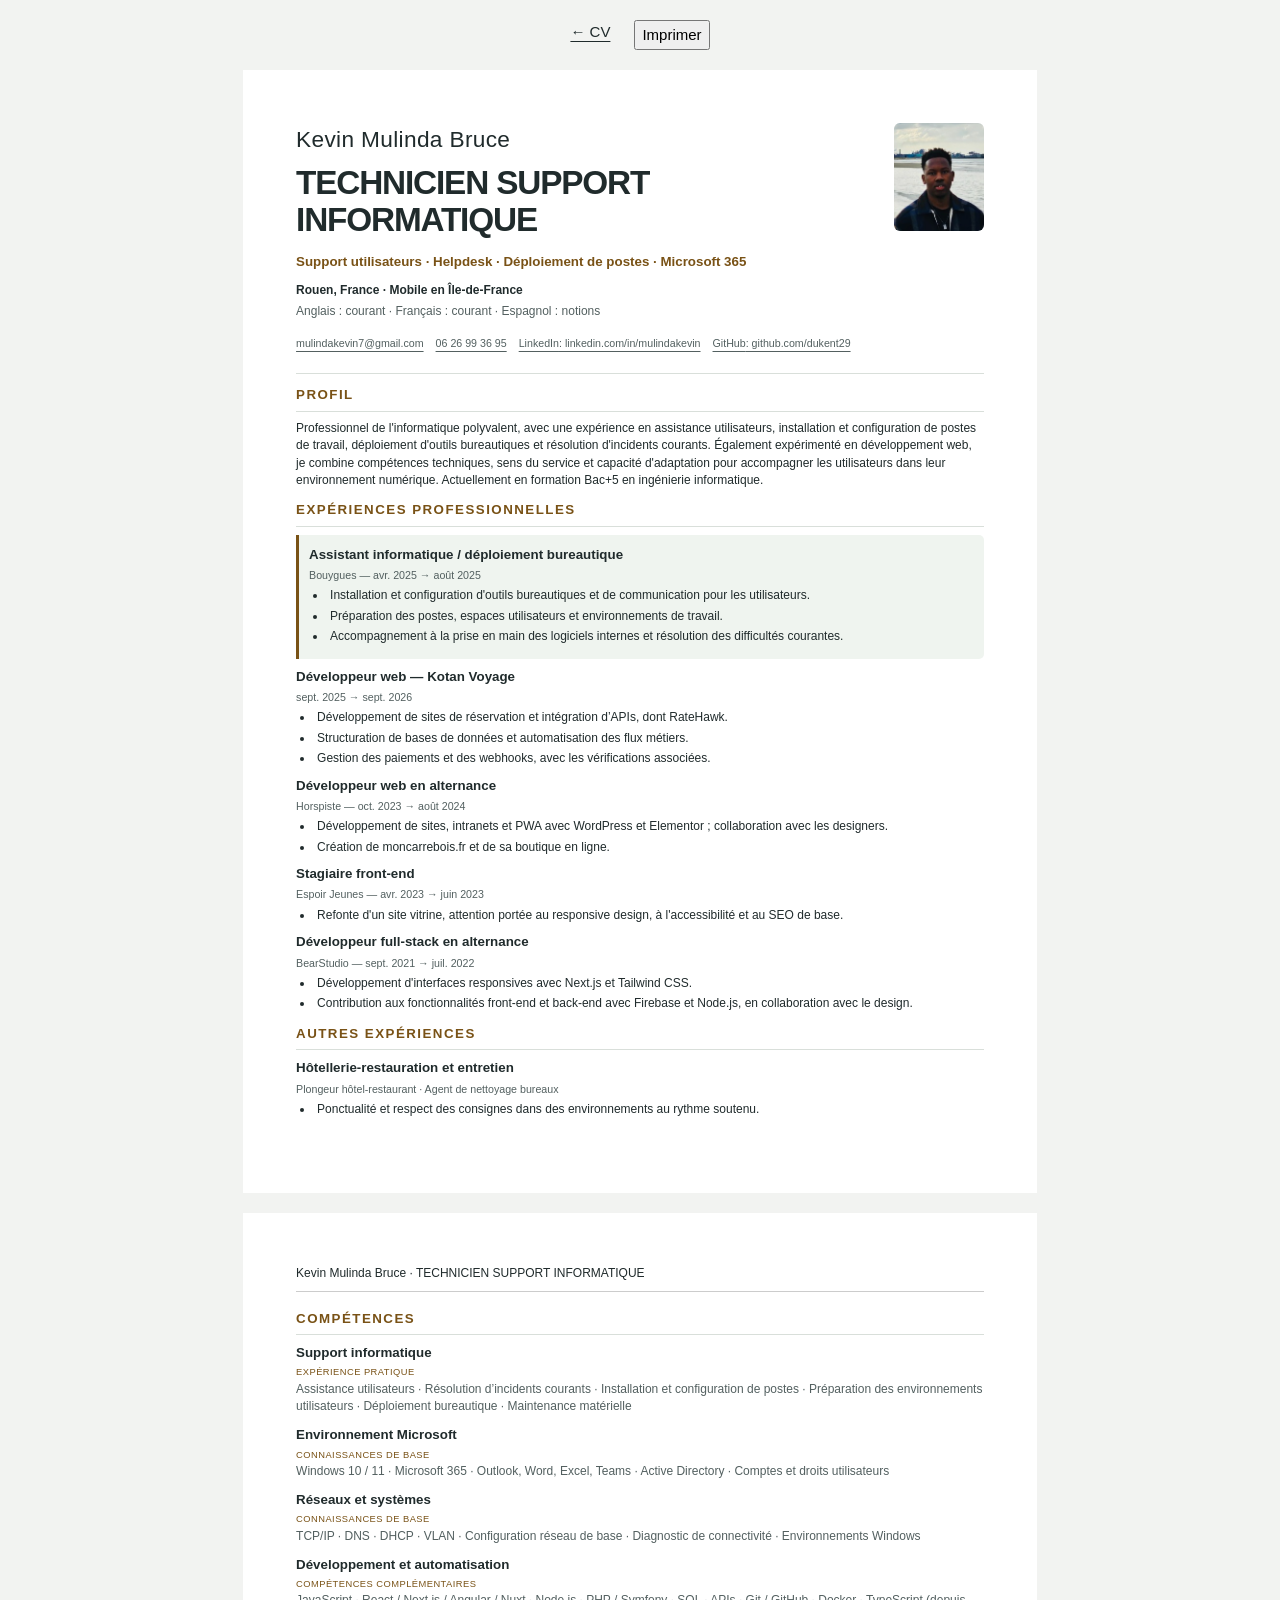
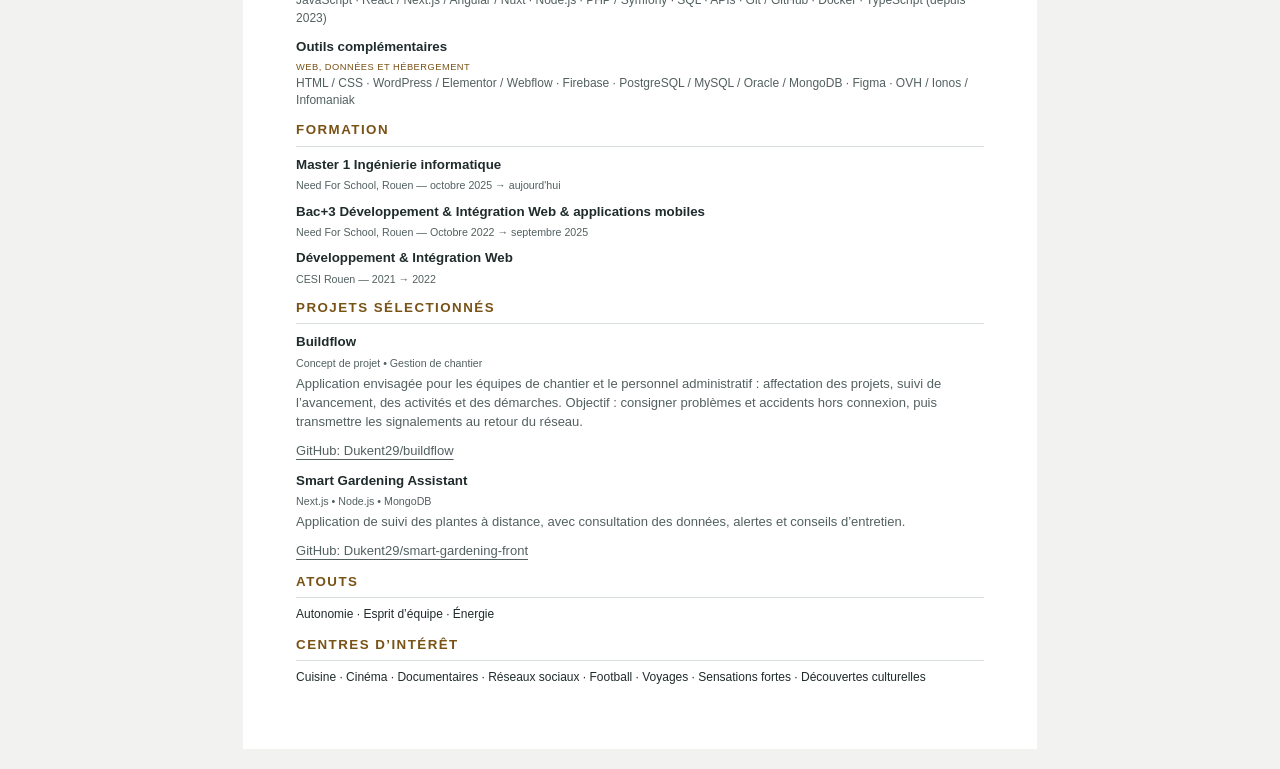
<file: print-fr.html>
<!doctype html>
<html lang="fr"><head><meta charset="utf-8"><meta name="viewport" content="width=device-width,initial-scale=1"><title>Kevin Mulinda Bruce — TECHNICIEN SUPPORT INFORMATIQUE</title><meta name="description" content="TECHNICIEN SUPPORT INFORMATIQUE à Rouen. Support utilisateurs · Helpdesk · Déploiement de postes · Microsoft 365. Rouen, France · Mobile en Île-de-France."><meta name="color-scheme" content="light dark"><link rel="stylesheet" href="print-styles.css"><meta name="robots" content="noindex"></head><body class="print-document"><nav class="print-controls"><a href="index.html">← CV</a><button type="button" id="print-button">Imprimer</button></nav><main><div class="print-sheet"><header class="hero"><div><p class="name">Kevin Mulinda Bruce</p><h1>TECHNICIEN SUPPORT INFORMATIQUE</h1><p class="subtitle">Support utilisateurs · Helpdesk · Déploiement de postes · Microsoft 365</p><p class="location">Rouen, France · Mobile en Île-de-France</p><p class="languages">Anglais : courant · Français : courant · Espagnol : notions</p><address><a href="mailto:mulindakevin7@gmail.com">mulindakevin7@gmail.com</a><a href="tel:+33626993695">06 26 99 36 95</a><a href="https://www.linkedin.com/in/mulindakevin">LinkedIn<span class="print-url">: linkedin.com/in/mulindakevin</span></a><a href="https://github.com/dukent29">GitHub<span class="print-url">: github.com/dukent29</span></a></address></div><img class="portrait" src="image_2.jpeg" width="120" height="144" fetchpriority="high" alt="Portrait de Kevin Mulinda Bruce"></header><section class="section " aria-labelledby="profile"><h2 id="profile">Profil</h2><p>Professionnel de l&#39;informatique polyvalent, avec une expérience en assistance utilisateurs, installation et configuration de postes de travail, déploiement d&#39;outils bureautiques et résolution d&#39;incidents courants. Également expérimenté en développement web, je combine compétences techniques, sens du service et capacité d&#39;adaptation pour accompagner les utilisateurs dans leur environnement numérique. Actuellement en formation Bac+5 en ingénierie informatique.</p></section><section class="section " aria-labelledby="experience"><h2 id="experience">Expériences professionnelles</h2><p class="section-note">Expérience en support mise en avant</p><article class="entry entry--featured"><h3>Assistant informatique / déploiement bureautique</h3><p class="entry-meta">Bouygues — avr. 2025 → août 2025</p><ul><li>Installation et configuration d&#39;outils bureautiques et de communication pour les utilisateurs.</li><li>Préparation des postes, espaces utilisateurs et environnements de travail.</li><li>Accompagnement à la prise en main des logiciels internes et résolution des difficultés courantes.</li></ul></article><article class="entry "><h3>Développeur web — Kotan Voyage</h3><p class="entry-meta">sept. 2025 → sept. 2026</p><ul><li>Développement de sites de réservation et intégration d’APIs, dont RateHawk.</li><li>Structuration de bases de données et automatisation des flux métiers.</li><li>Gestion des paiements et des webhooks, avec les vérifications associées.</li></ul></article><article class="entry "><h3>Développeur web en alternance</h3><p class="entry-meta">Horspiste — oct. 2023 → août 2024</p><ul><li>Développement de sites, intranets et PWA avec WordPress et Elementor ; collaboration avec les designers.</li><li>Création de moncarrebois.fr et de sa boutique en ligne.</li></ul></article><article class="entry "><h3>Stagiaire front-end</h3><p class="entry-meta">Espoir Jeunes — avr. 2023 → juin 2023</p><ul><li>Refonte d&#39;un site vitrine, attention portée au responsive design, à l&#39;accessibilité et au SEO de base.</li></ul></article><article class="entry "><h3>Développeur full-stack en alternance</h3><p class="entry-meta">BearStudio — sept. 2021 → juil. 2022</p><ul><li>Développement d&#39;interfaces responsives avec Next.js et Tailwind CSS.</li><li>Contribution aux fonctionnalités front-end et back-end avec Firebase et Node.js, en collaboration avec le design.</li></ul></article></section><section class="section " aria-labelledby="additional"><h2 id="additional">Autres expériences</h2><article class="entry "><h3>Hôtellerie-restauration et entretien</h3><p class="entry-meta">Plongeur hôtel-restaurant · Agent de nettoyage bureaux</p><ul><li>Ponctualité et respect des consignes dans des environnements au rythme soutenu.</li></ul></article></section></div><div class="print-sheet"><p class="print-heading">Kevin Mulinda Bruce · TECHNICIEN SUPPORT INFORMATIQUE</p><section class="section " aria-labelledby="skills"><h2 id="skills">Compétences</h2><div class="skill-group"><h3>Support informatique</h3><p class="skill-level">Expérience pratique</p><p>Assistance utilisateurs · Résolution d’incidents courants · Installation et configuration de postes · Préparation des environnements utilisateurs · Déploiement bureautique · Maintenance matérielle</p></div><div class="skill-group"><h3>Environnement Microsoft</h3><p class="skill-level">Connaissances de base</p><p>Windows 10 / 11 · Microsoft 365 · Outlook, Word, Excel, Teams · Active Directory · Comptes et droits utilisateurs</p></div><div class="skill-group"><h3>Réseaux et systèmes</h3><p class="skill-level">Connaissances de base</p><p>TCP/IP · DNS · DHCP · VLAN · Configuration réseau de base · Diagnostic de connectivité · Environnements Windows</p></div><div class="skill-group"><h3>Développement et automatisation</h3><p class="skill-level">Compétences complémentaires</p><p>JavaScript · React / Next.js / Angular / Nuxt · Node.js · PHP / Symfony · SQL · APIs · Git / GitHub · Docker · TypeScript (depuis 2023)</p></div><div class="skill-group"><h3>Outils complémentaires</h3><p class="skill-level">Web, données et hébergement</p><p>HTML / CSS · WordPress / Elementor / Webflow · Firebase · PostgreSQL / MySQL / Oracle / MongoDB · Figma · OVH / Ionos / Infomaniak</p></div></section><section class="section " aria-labelledby="education"><h2 id="education">Formation</h2><article class="education-item"><h3>Master 1 Ingénierie informatique</h3><p class="entry-meta">Need For School, Rouen — octobre 2025 → aujourd&#39;hui</p></article><article class="education-item"><h3>Bac+3 Développement &amp; Intégration Web &amp; applications mobiles</h3><p class="entry-meta">Need For School, Rouen — Octobre 2022 → septembre 2025</p></article><article class="education-item"><h3>Développement &amp; Intégration Web</h3><p class="entry-meta">CESI Rouen — 2021 → 2022</p></article></section><section class="section " aria-labelledby="projects"><h2 id="projects">Projets sélectionnés</h2><article class="entry "><h3>Buildflow</h3><p class="entry-meta">Concept de projet • Gestion de chantier</p><p>Application envisagée pour les équipes de chantier et le personnel administratif : affectation des projets, suivi de l’avancement, des activités et des démarches. Objectif : consigner problèmes et accidents hors connexion, puis transmettre les signalements au retour du réseau.</p><p class="project-source"><a href="https://github.com/Dukent29/buildflow">GitHub: Dukent29/buildflow</a></p></article><article class="entry "><h3>Smart Gardening Assistant</h3><p class="entry-meta">Next.js • Node.js • MongoDB</p><p>Application de suivi des plantes à distance, avec consultation des données, alertes et conseils d’entretien.</p><p class="project-source"><a href="https://github.com/Dukent29/smart-gardening-front">GitHub: Dukent29/smart-gardening-front</a></p></article></section><section class="section " aria-labelledby="strengths"><h2 id="strengths">Atouts</h2><p>Autonomie · Esprit d’équipe · Énergie</p></section><section class="section " aria-labelledby="interests"><h2 id="interests">Centres d’intérêt</h2><p>Cuisine · Cinéma · Documentaires · Réseaux sociaux · Football · Voyages · Sensations fortes · Découvertes culturelles</p></section></div></main><script src="print.js" defer></script></body></html>
</file>
<file: styles.css>
:root {
  --bg: #eef2f5;
  --panel: #ffffff;
  --panel-soft: #f8fafc;
  --line: #d5a044;
  --line-soft: #e3e7eb;
  --text: #18212b;
  --muted: #43505d;
  --dim: #606b76;
  --gold: #a96500;
  --orange: #b9470b;
  --green: #087f5b;
  --shadow: 0 20px 55px rgba(24, 33, 43, 0.12);
}

* {
  box-sizing: border-box;
}

html {
  background:
    radial-gradient(circle at 78% 18%, rgba(169, 101, 0, 0.07), transparent 28%),
    radial-gradient(circle at 88% 8%, rgba(8, 127, 91, 0.05), transparent 20%),
    var(--bg);
}

body {
  margin: 0;
  min-height: 100vh;
  color: var(--text);
  font-family: 'Inter', sans-serif;
  background:
    radial-gradient(circle at 78% 18%, rgba(169, 101, 0, 0.07), transparent 28%),
    radial-gradient(circle at 88% 8%, rgba(8, 127, 91, 0.05), transparent 20%),
    linear-gradient(180deg, #f7f9fb 0%, #eef2f5 100%);
}

body::before {
  content: '';
  position: fixed;
  inset: 0;
  background-image: linear-gradient(rgba(24, 33, 43, 0.025) 1px, transparent 1px), linear-gradient(90deg, rgba(24, 33, 43, 0.025) 1px, transparent 1px);
  background-size: 28px 28px;
  mask-image: radial-gradient(circle at center, black 30%, transparent 100%);
  pointer-events: none;
}

.cv-page {
  width: min(1120px, calc(100vw - 24px));
  min-height: 100vh;
  margin: 0 auto;
  display: flex;
  flex-direction: column;
  padding-bottom: 18px;
  box-shadow: var(--shadow);
}

.hero {
  position: relative;
  display: flex;
  justify-content: space-between;
  gap: 24px;
  min-height: 235px;
  padding: 28px 28px 22px;
  border-bottom: 2px solid var(--gold);
  background:
    linear-gradient(180deg, rgba(169, 101, 0, 0.055), transparent 72%),
    linear-gradient(90deg, #ffffff, #fbfcfd 70%);
}

.hero::after {
  content: '';
  position: absolute;
  inset: 0;
  background: radial-gradient(circle at 92% 6%, rgba(169, 101, 0, 0.08), transparent 28%);
  pointer-events: none;
}

.hero__intro {
  position: relative;
  z-index: 1;
  max-width: 720px;
}

.hero__kicker {
  margin: 0 0 10px;
  color: var(--green);
  letter-spacing: 0.32em;
  font-size: 0.95rem;
  font-family: 'Oswald', sans-serif;
  font-weight: 400;
}

.hero h1 {
  margin: 0;
  display: inline-flex;
  flex-direction: column;
  gap: 0;
  font-family: 'Oswald', sans-serif;
  font-size: clamp(3.8rem, 6vw, 5.5rem);
  line-height: 0.92;
  letter-spacing: 0.02em;
  text-transform: uppercase;
}

.hero h1 span:first-child {
  color: var(--text);
}

.hero__name-accent {
  color: var(--gold);
}

.hero__tagline {
  margin: 14px 0 10px;
  color: var(--orange);
  letter-spacing: 0.18em;
  font-size: 0.95rem;
  font-family: 'Oswald', sans-serif;
}

.hero__meta {
  margin: 0;
  color: var(--muted);
  font-size: 0.94rem;
  letter-spacing: 0.04em;
}

.display-controls {
  position: fixed;
  z-index: 30;
  top: 18px;
  right: max(22px, env(safe-area-inset-right));
  display: flex;
  align-items: center;
  gap: 8px;
}

.language-switcher {
  display: flex;
  gap: 3px;
  padding: 4px;
  border: 1px solid rgba(169, 101, 0, 0.35);
  border-radius: 12px;
  background: rgba(255, 255, 255, 0.94);
  box-shadow: 0 10px 28px rgba(24, 33, 43, 0.14);
  backdrop-filter: blur(14px);
}

.theme-toggle {
  width: 42px;
  height: 42px;
  display: grid;
  place-items: center;
  padding: 0;
  border: 1px solid rgba(169, 101, 0, 0.35);
  border-radius: 12px;
  color: var(--gold);
  background: rgba(255, 255, 255, 0.94);
  box-shadow: 0 10px 28px rgba(24, 33, 43, 0.14);
  font: 700 1.15rem/1 'Inter', sans-serif;
  cursor: pointer;
  backdrop-filter: blur(14px);
}

.theme-toggle:hover {
  transform: translateY(-1px);
}

.theme-toggle:focus-visible {
  outline: 3px solid var(--green);
  outline-offset: 2px;
}

.language-switcher button {
  min-width: 42px;
  padding: 8px 10px;
  border: 0;
  border-radius: 8px;
  color: var(--muted);
  background: transparent;
  font: 700 0.75rem/1 'Inter', sans-serif;
  letter-spacing: 0.08em;
  cursor: pointer;
}

.language-switcher button[aria-pressed="true"] {
  color: #ffffff;
  background: var(--gold);
}

.language-switcher button:focus-visible {
  outline: 3px solid var(--green);
  outline-offset: 2px;
}

.pdf-export .display-controls,
.pdf-export .contact-actions,
.pdf-export .music-player {
  display: none;
}

.pdf-export .hero__ring,
.pdf-export .hero__portrait img,
.pdf-export .footer__bars span {
  animation: none;
}

.hero__portrait {
  position: relative;
  z-index: 1;
  flex: 0 0 172px;
  width: 172px;
  height: 172px;
  align-self: center;
  margin-right: 22px;
  display: grid;
  place-items: center;
}

.hero__ring {
  position: absolute;
  inset: 0;
  border-radius: 50%;
  border: 1px solid rgba(169, 101, 0, 0.55);
  background:
    repeating-radial-gradient(
      circle,
      transparent 0 7px,
      rgba(169, 101, 0, 0.08) 8px,
      transparent 9px 13px
    ),
    conic-gradient(
      from 20deg,
      transparent,
      rgba(169, 101, 0, 0.16),
      transparent 22%,
      rgba(185, 71, 11, 0.1) 42%,
      transparent 58%,
      rgba(8, 127, 91, 0.1) 76%,
      transparent
    );
  box-shadow:
    inset 0 0 0 12px rgba(169, 101, 0, 0.025),
    inset 0 0 0 20px rgba(169, 101, 0, 0.035),
    0 0 24px rgba(169, 101, 0, 0.08);
  animation: record-spin 9s linear infinite;
}

.hero__ring--inner {
  inset: 11px;
  border-color: rgba(169, 101, 0, 0.2);
  animation-direction: reverse;
  animation-duration: 14s;
}

.hero__portrait img {
  position: relative;
  z-index: 1;
  width: 90px;
  height: 90px;
  object-fit: cover;
  border-radius: 50%;
  border: 3px solid var(--gold);
  box-shadow: 0 0 0 5px #ffffff;
  animation: record-spin 9s linear infinite;
}

.hero__spot {
  position: absolute;
  width: 15px;
  height: 15px;
  border-radius: 50%;
  background: var(--green);
  box-shadow: 0 0 0 3px #ffffff, 0 0 14px rgba(8, 127, 91, 0.22);
}

.content {
  display: grid;
  grid-template-columns: clamp(320px, 31vw, 360px) minmax(0, 1fr);
  gap: 0;
  flex: 1;
  background: var(--panel);
}

.sidebar {
  padding: 20px 18px 18px 24px;
  border-right: 1px dashed #d5dbe1;
  background: var(--panel-soft);
}

.timeline {
  display: flex;
  flex-direction: column;
  padding: 22px 22px 18px 20px;
  min-height: 0;
}

.timeline__grid {
  display: grid;
  grid-template-columns: minmax(0, 1fr);
  gap: 0;
  align-items: start;
  flex: 1;
}

.timeline__main {
  min-width: 0;
  padding-bottom: 16px;
}

.timeline__rail {
  display: flex;
  flex-direction: column;
  gap: 14px;
}

.interest-list {
  display: flex;
  flex-wrap: wrap;
  gap: 8px;
  padding: 0;
  margin: 0;
  list-style: none;
}

.interest-list li {
  padding: 5px 8px 6px;
  border: 1px solid rgba(169, 101, 0, 0.35);
  border-radius: 7px;
  color: #35414d;
  background: #ffffff;
  font-size: 0.75rem;
  line-height: 1;
}

.panel {
  margin-bottom: 18px;
}

.panel--compact {
  margin-bottom: 0;
}

.panel h2 {
  margin: 0 0 10px;
  display: flex;
  align-items: baseline;
  gap: 10px;
  color: var(--gold);
  font-family: 'Oswald', sans-serif;
  font-size: 1.2rem;
  letter-spacing: 0.08em;
}

.panel h2 span {
  font-size: 0.7rem;
  color: var(--green);
  letter-spacing: 0.15em;
}

.panel p,
.education-item p,
.entry__body p,
.entry__body li,
.footer__text {
  color: var(--muted);
  line-height: 1.42;
  font-size: 0.95rem;
}

.panel--profile p,
.panel--interest p {
  margin: 0;
}

.panel--interest ul {
  margin: 0;
}

.skill-group {
  margin-bottom: 14px;
}

.skill-group:last-child {
  margin-bottom: 0;
}

.skill-group h3 {
  margin: 0 0 8px;
  color: var(--orange);
  font-size: 0.72rem;
  letter-spacing: 0.22em;
  font-weight: 600;
}

.chips {
  display: flex;
  flex-wrap: wrap;
  gap: 8px;
  padding: 0;
  margin: 0;
  list-style: none;
}

.chips li {
  padding: 5px 8px 6px;
  border: 1px solid rgba(169, 101, 0, 0.42);
  border-radius: 7px;
  color: #35414d;
  background: #ffffff;
  font-size: 0.78rem;
  line-height: 1;
}

.chips--accent li {
  color: #704400;
  border-color: rgba(169, 101, 0, 0.75);
  background: #fff8e8;
}

.education-item + .education-item {
  margin-top: 12px;
}

.education-item--compact + .education-item--compact {
  margin-top: 10px;
}

.education-item h3,
.entry__body h3 {
  margin: 0 0 2px;
  color: var(--text);
  font-size: 1.02rem;
}

.education-item p,
.entry__company {
  margin: 0;
  color: #805313;
  font-size: 0.8rem;
}

.panel--rail .education-item p {
  line-height: 1.32;
}

.availability {
  margin-bottom: 12px !important;
  color: var(--dim);
  letter-spacing: 0.22em;
  font-size: 0.68rem !important;
  text-transform: uppercase;
}

.timeline__section-label {
  margin: 2px 0 14px;
  padding-bottom: 10px;
  border-bottom: 1px solid #dde2e7;
  color: var(--gold);
  font-family: 'Oswald', sans-serif;
  font-size: 1.15rem;
  letter-spacing: 0.08em;
}

.timeline-block + .timeline-block {
  margin-top: 20px;
}

.timeline-group {
  margin: 0 0 10px;
  color: #65717c;
  letter-spacing: 0.28em;
  font-size: 0.72rem;
}

.entry {
  display: grid;
  grid-template-columns: 32px minmax(0, 1fr);
  gap: 12px;
  margin-bottom: 18px;
}

.entry--compact {
  margin-bottom: 14px;
}

.entry__badge {
  width: 32px;
  height: 32px;
  display: grid;
  place-items: center;
  border: 1px solid rgba(185, 71, 11, 0.8);
  border-radius: 5px;
  color: var(--orange);
  background: #fff7f2;
  font-size: 0.72rem;
  font-weight: 700;
}

.entry__body h3 {
  font-size: 1.03rem;
}

.entry__body ul {
  margin: 6px 0 0;
  padding-left: 0;
  list-style: none;
}

.entry__body li {
  margin: 0 0 7px;
  padding-left: 14px;
  position: relative;
}

.entry__body li::before {
  content: '—';
  position: absolute;
  left: 0;
  color: var(--orange);
}

.footer {
  margin-top: auto;
  min-height: 60px;
  display: flex;
  justify-content: space-between;
  align-items: center;
  gap: 24px;
  padding: 12px 16px 12px 16px;
  border-top: 1px solid rgba(169, 101, 0, 0.55);
  background: #f8fafc;
}

.footer__text {
  color: var(--dim);
  letter-spacing: 0.28em;
  font-size: 0.68rem;
  text-transform: uppercase;
}

.music-player {
  position: relative;
  flex: 0 0 auto;
}

.music-player summary {
  display: flex;
  align-items: center;
  gap: 10px;
  padding: 4px;
  color: var(--gold);
  background: transparent;
  cursor: pointer;
  list-style: none;
  transition: color 150ms ease, transform 150ms ease;
}

.music-player summary::-webkit-details-marker {
  display: none;
}

.music-player summary:hover,
.music-player summary:focus-visible,
.music-player[open] summary {
  color: #7d4c00;
  transform: translateY(-2px);
}

.music-player summary:focus-visible {
  outline: 3px solid var(--green);
  outline-offset: 3px;
}

.music-player__play {
  font-size: 1rem;
  line-height: 1;
  filter: drop-shadow(0 0 8px rgba(242, 179, 50, 0.35));
}

.footer__bars {
  display: flex;
  align-items: end;
  gap: 4px;
  min-width: 118px;
  justify-content: flex-end;
}

.music-player__embed {
  position: absolute;
  z-index: 10;
  right: 0;
  bottom: calc(100% + 12px);
  width: min(660px, calc(100vw - 48px));
  padding: 7px;
  border: 1px solid rgba(242, 179, 50, 0.35);
  border-radius: 16px;
  background: rgba(255, 255, 255, 0.98);
  box-shadow: 0 20px 55px rgba(24, 33, 43, 0.18);
  backdrop-filter: blur(16px);
  animation: music-player-in 180ms ease-out;
}

.music-player__embed audio {
  width: 100%;
  max-width: 660px;
  display: block;
  border-radius: 10px;
  accent-color: var(--gold);
}

.footer__bars span {
  width: 5px;
  background: var(--gold);
  border-radius: 1px;
  box-shadow: 0 0 12px rgba(242, 179, 50, 0.12);
  transform-origin: bottom;
  animation: sound-bar 760ms ease-in-out infinite alternate;
}

.footer__bars span:nth-child(1) { height: 8px; }
.footer__bars span:nth-child(2) { height: 20px; }
.footer__bars span:nth-child(3) { height: 14px; }
.footer__bars span:nth-child(4) { height: 26px; }
.footer__bars span:nth-child(5) { height: 10px; }
.footer__bars span:nth-child(6) { height: 17px; }
.footer__bars span:nth-child(7) { height: 22px; }
.footer__bars span:nth-child(8) { height: 13px; }
.footer__bars span:nth-child(9) { height: 18px; }
.footer__bars span:nth-child(10) { height: 9px; }

.footer__bars span:nth-child(2n) {
  animation-duration: 580ms;
}

.footer__bars span:nth-child(3n) {
  animation-duration: 920ms;
}

.footer__bars span:nth-child(1) { animation-delay: -120ms; }
.footer__bars span:nth-child(2) { animation-delay: -420ms; }
.footer__bars span:nth-child(3) { animation-delay: -240ms; }
.footer__bars span:nth-child(4) { animation-delay: -650ms; }
.footer__bars span:nth-child(5) { animation-delay: -340ms; }
.footer__bars span:nth-child(6) { animation-delay: -520ms; }
.footer__bars span:nth-child(7) { animation-delay: -180ms; }
.footer__bars span:nth-child(8) { animation-delay: -710ms; }
.footer__bars span:nth-child(9) { animation-delay: -280ms; }
.footer__bars span:nth-child(10) { animation-delay: -590ms; }

@keyframes record-spin {
  to {
    transform: rotate(360deg);
  }
}

@keyframes sound-bar {
  0% {
    transform: scaleY(0.28);
    opacity: 0.55;
  }

  100% {
    transform: scaleY(1);
    opacity: 1;
  }
}

@keyframes music-player-in {
  from {
    opacity: 0;
    transform: translateY(8px) scale(0.98);
  }
}

.contact-actions {
  position: fixed;
  z-index: 20;
  right: max(22px, env(safe-area-inset-right));
  bottom: max(22px, env(safe-area-inset-bottom));
}

.contact-actions summary {
  position: relative;
  z-index: 2;
  width: 58px;
  height: 58px;
  margin-left: auto;
  display: grid;
  place-items: center;
  border: 1px solid rgba(169, 101, 0, 0.38);
  border-radius: 18px;
  color: #ffffff;
  background: linear-gradient(145deg, #bd7a12, var(--gold));
  box-shadow:
    0 12px 32px rgba(24, 33, 43, 0.2),
    inset 0 1px 1px rgba(255, 255, 255, 0.7);
  cursor: pointer;
  list-style: none;
  transition: transform 180ms ease, border-radius 180ms ease;
}

.contact-actions summary::-webkit-details-marker {
  display: none;
}

.contact-actions summary:hover {
  transform: translateY(-2px);
}

.contact-actions summary:focus-visible {
  outline: 3px solid var(--green);
  outline-offset: 4px;
}

.contact-actions__contact-icon {
  width: 26px;
  height: 26px;
  fill: none;
  stroke: #ffffff;
  stroke-width: 1.8;
  stroke-linecap: round;
  stroke-linejoin: round;
  transition: transform 180ms ease;
}

.contact-actions__close-icon {
  position: relative;
  display: none;
  width: 24px;
  height: 24px;
}

.contact-actions__close-icon::before,
.contact-actions__close-icon::after {
  content: '';
  position: absolute;
  top: 50%;
  left: 1px;
  width: 22px;
  height: 3px;
  border-radius: 3px;
  background: #ffffff;
}

.contact-actions__close-icon::before {
  transform: translateY(-50%) rotate(45deg);
}

.contact-actions__close-icon::after {
  transform: translateY(-50%) rotate(-45deg);
}

.contact-actions[open] summary {
  border-radius: 50%;
}

.contact-actions[open] .contact-actions__contact-icon {
  display: none;
}

.contact-actions[open] .contact-actions__close-icon {
  display: block;
}

.contact-actions__menu {
  position: absolute;
  right: 0;
  bottom: 72px;
  width: min(280px, calc(100vw - 32px));
  padding: 8px;
  display: grid;
  gap: 4px;
  border: 1px solid rgba(169, 101, 0, 0.28);
  border-radius: 20px;
  background: rgba(255, 255, 255, 0.98);
  box-shadow: 0 20px 55px rgba(24, 33, 43, 0.2);
  backdrop-filter: blur(18px);
  transform-origin: bottom right;
  animation: contact-menu-in 180ms ease-out;
}

.contact-actions__menu a {
  padding: 11px;
  display: flex;
  align-items: center;
  gap: 12px;
  border-radius: 13px;
  color: var(--text);
  text-decoration: none;
  transition: background-color 150ms ease;
}

.contact-actions__menu a:hover,
.contact-actions__menu a:focus-visible {
  background: rgba(169, 101, 0, 0.09);
  outline: none;
}

.contact-actions__menu a + a {
  border-top: 1px solid var(--line-soft);
}

.contact-actions__icon {
  flex: 0 0 38px;
  width: 38px;
  height: 38px;
  display: grid;
  place-items: center;
  border-radius: 11px;
  color: #ffffff;
  background: var(--gold);
  font-size: 1.15rem;
  font-weight: 800;
}

.contact-actions__menu strong,
.contact-actions__menu small {
  display: block;
}

.contact-actions__menu strong {
  font-size: 0.9rem;
}

.contact-actions__menu small {
  margin-top: 2px;
  color: var(--muted);
  font-size: 0.72rem;
}

@keyframes contact-menu-in {
  from {
    opacity: 0;
    transform: translateY(8px) scale(0.96);
  }
}

html[data-theme="dark"] {
  --bg: #120d0a;
  --panel: #18110c;
  --panel-soft: rgba(255, 188, 48, 0.06);
  --line: rgba(255, 188, 48, 0.28);
  --line-soft: rgba(255, 188, 48, 0.12);
  --text: #f1e6d1;
  --muted: #c5b49a;
  --dim: #8f816b;
  --gold: #f2b332;
  --orange: #ff7b28;
  --green: #40c98f;
  --shadow: 0 24px 80px rgba(0, 0, 0, 0.42);
  background:
    radial-gradient(circle at 78% 18%, rgba(242, 179, 50, 0.08), transparent 28%),
    radial-gradient(circle at 88% 8%, rgba(242, 179, 50, 0.06), transparent 20%),
    var(--bg);
}

html[data-theme="dark"] body {
  background:
    radial-gradient(circle at 78% 18%, rgba(242, 179, 50, 0.08), transparent 28%),
    radial-gradient(circle at 88% 8%, rgba(242, 179, 50, 0.06), transparent 20%),
    linear-gradient(180deg, #140f0b 0%, #110c09 100%);
}

html[data-theme="dark"] body::before {
  background-image: linear-gradient(rgba(255, 255, 255, 0.01) 1px, transparent 1px), linear-gradient(90deg, rgba(255, 255, 255, 0.01) 1px, transparent 1px);
}

html[data-theme="dark"] .hero {
  background:
    linear-gradient(180deg, rgba(255, 184, 34, 0.04), transparent 72%),
    linear-gradient(90deg, rgba(255, 255, 255, 0.02), transparent 36%),
    rgba(16, 11, 8, 0.96);
}

html[data-theme="dark"] .hero::after {
  background: radial-gradient(circle at 92% 6%, rgba(255, 196, 71, 0.06), transparent 28%);
}

html[data-theme="dark"] .hero__kicker { color: #76d7b1; }
html[data-theme="dark"] .hero h1 span:first-child { color: #f6ead7; }
html[data-theme="dark"] .hero__meta { color: #e7d8bf; }

html[data-theme="dark"] .language-switcher,
html[data-theme="dark"] .theme-toggle {
  border-color: rgba(242, 179, 50, 0.35);
  background: rgba(24, 17, 12, 0.92);
  box-shadow: 0 12px 32px rgba(0, 0, 0, 0.35);
}

html[data-theme="dark"] .language-switcher button[aria-pressed="true"] {
  color: #24170a;
}

html[data-theme="dark"] .hero__ring {
  border-color: rgba(242, 179, 50, 0.6);
  background:
    repeating-radial-gradient(circle, transparent 0 7px, rgba(242, 179, 50, 0.08) 8px, transparent 9px 13px),
    conic-gradient(from 20deg, transparent, rgba(255, 196, 71, 0.18), transparent 22%, rgba(255, 123, 40, 0.12) 42%, transparent 58%, rgba(64, 201, 143, 0.12) 76%, transparent);
  box-shadow:
    inset 0 0 0 12px rgba(242, 179, 50, 0.03),
    inset 0 0 0 20px rgba(242, 179, 50, 0.04),
    0 0 28px rgba(242, 179, 50, 0.08);
}

html[data-theme="dark"] .hero__ring--inner { border-color: rgba(242, 179, 50, 0.18); }

html[data-theme="dark"] .hero__portrait img {
  border-color: rgba(242, 179, 50, 0.95);
  box-shadow: 0 0 0 5px rgba(15, 11, 8, 0.96);
}

html[data-theme="dark"] .hero__spot {
  background: #1ed2a0;
  box-shadow: 0 0 0 3px rgba(16, 11, 8, 0.9), 0 0 18px rgba(30, 210, 160, 0.32);
}

html[data-theme="dark"] .content { background: rgba(20, 14, 10, 0.98); }

html[data-theme="dark"] .sidebar {
  border-color: rgba(255, 188, 48, 0.2);
  background: transparent;
}

html[data-theme="dark"] .interest-list li,
html[data-theme="dark"] .chips li {
  color: #d8c5aa;
  border-color: rgba(242, 179, 50, 0.38);
  background: rgba(255, 214, 138, 0.04);
}

html[data-theme="dark"] .chips--accent li {
  color: #fff0c9;
  border-color: rgba(242, 179, 50, 0.9);
  background: rgba(255, 214, 138, 0.04);
  box-shadow: inset 0 1px 0 rgba(255, 255, 255, 0.05);
}

html[data-theme="dark"] .panel h2 span { color: #7ee7b9; }
html[data-theme="dark"] .education-item h3,
html[data-theme="dark"] .entry__body h3 { color: #f5efe4; }
html[data-theme="dark"] .education-item p,
html[data-theme="dark"] .entry__company { color: #d3a75f; }
html[data-theme="dark"] .timeline__section-label { border-color: rgba(255, 188, 48, 0.14); }
html[data-theme="dark"] .timeline-group { color: #5b4f42; }

html[data-theme="dark"] .entry__badge {
  color: #ffb07b;
  border-color: rgba(255, 121, 40, 0.85);
  background: transparent;
}

html[data-theme="dark"] .entry__body li::before { color: #ff8f4a; }

html[data-theme="dark"] .footer {
  border-color: rgba(255, 188, 48, 0.7);
  background: linear-gradient(180deg, rgba(36, 27, 18, 0.8), rgba(19, 14, 10, 0.95));
}

html[data-theme="dark"] .music-player summary:hover,
html[data-theme="dark"] .music-player summary:focus-visible,
html[data-theme="dark"] .music-player[open] summary { color: #ffd368; }

html[data-theme="dark"] .music-player__embed {
  background: rgba(18, 13, 10, 0.96);
  box-shadow: 0 20px 55px rgba(0, 0, 0, 0.55);
}

html[data-theme="dark"] .contact-actions__menu {
  background: rgba(24, 17, 12, 0.96);
  box-shadow: 0 20px 55px rgba(0, 0, 0, 0.5);
}

html[data-theme="dark"] .contact-actions summary {
  color: #171009;
  border-color: rgba(255, 255, 255, 0.38);
  background: linear-gradient(145deg, #ffd368, var(--gold));
  box-shadow: 0 12px 32px rgba(0, 0, 0, 0.45), inset 0 1px 1px rgba(255, 255, 255, 0.7);
}

html[data-theme="dark"] .contact-actions__contact-icon { stroke: #25180b; }
html[data-theme="dark"] .contact-actions__close-icon::before,
html[data-theme="dark"] .contact-actions__close-icon::after { background: #25180b; }
html[data-theme="dark"] .contact-actions__menu a:hover,
html[data-theme="dark"] .contact-actions__menu a:focus-visible { background: rgba(242, 179, 50, 0.12); }
html[data-theme="dark"] .contact-actions__icon { color: #24170a; }

@media (max-width: 980px) {
  .cv-page {
    width: min(1120px, calc(100vw - 16px));
  }

  .hero {
    padding-right: 20px;
  }

  .content {
    grid-template-columns: 1fr;
  }

  .sidebar {
    border-right: 0;
    border-bottom: 1px dashed #d5dbe1;
  }

  .timeline {
    padding-top: 18px;
  }

  .timeline__grid {
    grid-template-columns: 1fr;
  }
}

@media (max-width: 720px) {
  .hero {
    flex-direction: column;
    min-height: auto;
    padding: 22px 16px 18px;
  }

  .hero__portrait {
    align-self: flex-start;
    margin: 8px 0 0;
    transform: scale(0.88);
    transform-origin: left center;
  }

  .hero__meta {
    font-size: 0.85rem;
  }

  .sidebar,
  .timeline {
    padding-left: 16px;
    padding-right: 16px;
  }

  .timeline__grid {
    gap: 12px;
  }

  .footer {
    flex-direction: column;
    align-items: flex-start;
  }

  .music-player {
    align-self: stretch;
  }

  .music-player summary {
    width: fit-content;
    margin-left: auto;
  }

  .music-player__embed {
    right: -8px;
    width: calc(100vw - 40px);
  }
}

@media print {
  @page {
    size: 1251px 1712px;
    margin: 0;
  }

  .display-controls,
  .contact-actions,
  .music-player {
    display: none;
  }

  body {
    background: #ffffff;
    color: #111820;
    -webkit-print-color-adjust: exact;
    print-color-adjust: exact;
  }

  .cv-page {
    width: 100%;
    min-height: 1712px;
    padding-bottom: 0;
    box-shadow: none;
    background: #ffffff;
  }

  .content {
    grid-template-columns: 360px minmax(0, 1fr);
  }

  .sidebar {
    border-right: 1px dashed #d5dbe1;
    border-bottom: 0;
  }

  .hero,
  .content,
  .timeline,
  .footer {
    background-color: #ffffff;
  }

  .sidebar {
    background: #f8fafc;
  }

  .footer {
    break-inside: avoid;
  }
}

@media (prefers-reduced-motion: reduce) {
  .hero__ring,
  .hero__portrait img,
  .footer__bars span,
  .music-player__embed,
  .contact-actions__menu {
    animation: none;
  }
}
/* Small upgrades to the original design. Print/PDF uses its own stylesheet. */
html{scroll-behavior:smooth}
body{font-family:Inter,Arial,sans-serif}
.project-source a{color:inherit;text-decoration:underline;text-underline-offset:.15em;overflow-wrap:anywhere}
.hero{padding-top:76px}
.hero__intro{min-width:0}
.hero h1{font-size:clamp(2.8rem,5vw,4.2rem);line-height:1}
.hero__role{margin:18px 0 8px;font-family:Oswald,'Arial Narrow',Arial,sans-serif;font-size:clamp(1.65rem,3vw,2.35rem);font-weight:700;line-height:1.15;color:var(--gold)}
.hero__tagline{letter-spacing:.07em;line-height:1.6}
.hero__location{font-weight:600;margin:12px 0 7px}
.hero__languages{font-size:.83rem;line-height:1.6}
.hero__contacts{display:flex;flex-wrap:wrap;gap:6px 16px;margin-top:12px;font-style:normal;font-size:.8rem;overflow-wrap:anywhere}
a{color:inherit;text-underline-offset:3px}
a:focus-visible,summary:focus-visible{outline:3px solid var(--green);outline-offset:4px}
.hero__contacts a{min-height:24px}
.hero__portrait img{object-fit:cover}
.language-switcher a{min-width:42px;min-height:34px;padding:9px 10px;border-radius:8px;color:var(--muted);text-decoration:none;text-align:center;font-size:.75rem;font-weight:700;letter-spacing:.08em}
.language-switcher a[aria-current]{color:#fff;background:var(--gold)}
html[data-theme=dark] .language-switcher a[aria-current]{color:#24170a}
.theme-toggle[hidden]{display:grid;visibility:hidden}
.skip-link{position:fixed;top:-100px;left:16px;z-index:50;background:var(--panel);padding:12px}
.skip-link:focus{top:16px}
.panel .skill-level{font-size:.68rem;line-height:1.5;color:var(--muted);margin:0 0 8px}
.timeline__section-label{font-weight:500}
.timeline-group{line-height:1.6;letter-spacing:.13em}
html[data-theme=dark] .timeline-group{color:#b8a88e}
.chips li{line-height:1.35}
.entry__body,.sidebar,.timeline{min-width:0}
.music-player:not([open]) .footer__bars span{animation-play-state:paused}
.reveal-ready{opacity:0;transform:translateY(22px);transition:opacity 700ms ease,transform 700ms cubic-bezier(.2,.65,.3,1)}
.reveal-ready.is-visible{opacity:1;transform:none}
.reveal-ready:focus-within{opacity:1;transform:none}
.hero-enter{animation:cv-fade-in 850ms cubic-bezier(.2,.65,.3,1) both}
@keyframes cv-fade-in{from{opacity:0;transform:translateY(14px)}to{opacity:1;transform:translateY(0)}}
@media(max-width:720px){.hero{padding-top:76px}.hero__kicker{font-size:.72rem;letter-spacing:.14em;overflow-wrap:anywhere}.hero h1{font-size:clamp(2.3rem,10vw,3.8rem)}.hero__role{font-size:1.65rem}.hero__tagline{font-size:.82rem}.hero__portrait{margin-top:16px}.display-controls{top:12px;right:16px}.footer__text{letter-spacing:.12em}}
@media print{.reveal-ready{opacity:1!important;transform:none!important;transition:none!important}.hero-enter{animation:none!important}.skip-link{display:none}}
@media(prefers-reduced-motion:reduce){html{scroll-behavior:auto}.reveal-ready{opacity:1!important;transform:none!important;transition:none!important}.hero-enter{animation:none!important}}
.panel h2,.timeline__section-label,.skill-group h3{text-transform:uppercase}
</file>
<file: fonts.css>
@font-face{font-family:'Inter';font-style:normal;font-weight:400;font-display:swap;src:url('fonts/inter-400.woff2') format('woff2');}
@font-face{font-family:'Inter';font-style:normal;font-weight:500;font-display:swap;src:url('fonts/inter-500.woff2') format('woff2');}
@font-face{font-family:'Inter';font-style:normal;font-weight:600;font-display:swap;src:url('fonts/inter-600.woff2') format('woff2');}
@font-face{font-family:'Inter';font-style:normal;font-weight:700;font-display:swap;src:url('fonts/inter-700.woff2') format('woff2');}
@font-face{font-family:'Inter';font-style:normal;font-weight:800;font-display:swap;src:url('fonts/inter-800.woff2') format('woff2');}
@font-face{font-family:'Oswald';font-style:normal;font-weight:400;font-display:swap;src:url('fonts/oswald-400.woff2') format('woff2');}
@font-face{font-family:'Oswald';font-style:normal;font-weight:500;font-display:swap;src:url('fonts/oswald-500.woff2') format('woff2');}
@font-face{font-family:'Oswald';font-style:normal;font-weight:600;font-display:swap;src:url('fonts/oswald-600.woff2') format('woff2');}
@font-face{font-family:'Oswald';font-style:normal;font-weight:700;font-display:swap;src:url('fonts/oswald-700.woff2') format('woff2');}
</file>
<file: print-styles.css>
:root{color-scheme:light;--bg:#f2f3f1;--surface:#fff;--text:#202b2c;--muted:#536060;--accent:#795216;--line:#d9dfda;--soft:#f5f6f2;--highlight:#eff4ef}
:root[data-theme=dark]{color-scheme:dark;--bg:#131918;--surface:#1c2422;--text:#eef1e9;--muted:#b5c2bb;--accent:#e3bd78;--line:#3c4a43;--soft:#252e29;--highlight:#29392f}
*{box-sizing:border-box}html{scroll-behavior:smooth}body{margin:0;background:var(--bg);color:var(--text);font-family:Arial,Helvetica,sans-serif;font-size:15px;line-height:1.6}a{color:inherit;text-underline-offset:4px}a:hover{color:var(--accent)}button{font:inherit;cursor:pointer}button,a,summary{-webkit-tap-highlight-color:transparent}button:focus-visible,a:focus-visible,summary:focus-visible{outline:3px solid var(--accent);outline-offset:4px}button[hidden]{display:block;visibility:hidden}.skip-link{position:absolute;left:20px;top:-100px;background:var(--surface);padding:12px;z-index:3}.skip-link:focus{top:12px}.toolbar{max-width:1120px;margin:24px auto;display:flex;align-items:center;justify-content:space-between;gap:16px;padding:0 12px}.toolbar-brand{font-size:19px;font-weight:700;letter-spacing:.05em}.toolbar-brand span{font-size:12px;font-weight:400;color:var(--muted)}.controls{display:flex;align-items:center;gap:16px}.language-switcher{display:flex;gap:4px}.language-switcher a{display:grid;place-items:center;min-width:44px;min-height:44px;font-size:12px;font-weight:bold;text-decoration:none;border-radius:5px}.language-switcher a[aria-current]{background:var(--text);color:var(--surface)}.theme-toggle{width:44px;height:44px;border:1px solid var(--line);border-radius:5px;background:var(--surface);color:var(--text);font-size:22px}.download{display:flex;gap:10px;align-items:center;text-decoration:none;background:var(--text);color:var(--surface);padding:10px 16px;border-radius:5px;font-size:13px;font-weight:600;min-height:44px}.download:hover{color:var(--surface);opacity:.9}.download small{font-size:10px;opacity:.75}.cv-page{max-width:1120px;margin:0 auto 48px;background:var(--surface);border:1px solid var(--line);border-top:4px solid var(--accent);padding:48px 48px 0;border-radius:4px;box-shadow:0 12px 36px #15201908}.hero{display:grid;grid-template-columns:minmax(0,1fr) 120px;gap:32px;padding-bottom:30px;border-bottom:1px solid var(--line)}.name{font-size:23px;line-height:1.2;margin:0 0 15px;font-weight:500;letter-spacing:.015em}h1{font-size:clamp(26px,3.4vw,39px);line-height:1.12;letter-spacing:-.035em;margin:0 0 14px;max-width:720px}.subtitle{font-size:15px;color:var(--accent);font-weight:600;line-height:1.6;margin:0 0 20px}.location,.languages{margin:4px 0;font-size:13px}.location{font-weight:bold}.languages{color:var(--muted)}.portrait{width:120px;height:144px;object-fit:cover;border-radius:6px;object-position:center;align-self:start}address{font-style:normal;display:flex;gap:4px 18px;flex-wrap:wrap;font-size:12px;color:var(--muted);margin-top:15px}address a{min-height:24px;overflow-wrap:anywhere}.section{margin:0 0 28px}h2{font-size:13px;letter-spacing:.11em;text-transform:uppercase;color:var(--accent);margin:0 0 16px;padding-bottom:9px;border-bottom:1px solid var(--line)}h3{font-size:15px;line-height:1.45;margin:0 0 4px}p{margin:0 0 10px}.cv-page>.section{padding-top:28px;max-width:940px}.cv-page>.section p{font-size:15px;color:var(--muted)}.content{display:grid;grid-template-columns:minmax(0,1.65fr) minmax(0,1fr);gap:40px}.main-column{min-width:0}aside{border-left:1px solid var(--line);padding-left:28px;min-width:0}.section-note{font-size:11px;color:var(--muted);margin:-8px 0 16px}.entry{margin-bottom:22px}.entry--featured{padding:18px;background:var(--highlight);border-left:3px solid var(--accent);border-radius:0 5px 5px 0}.entry-meta{font-size:12px;color:var(--muted);margin:4px 0 8px}.entry ul{padding-left:18px;margin:8px 0 0}.entry li{padding-left:3px;margin:4px 0;font-size:13px}.entry>p:not(.entry-meta){font-size:13px;color:var(--muted)}.skill-group{margin-bottom:18px}.skill-group h3{font-size:13px}.skill-group p{font-size:12px;line-height:1.65;color:var(--muted)}.skill-group .skill-level{font-size:10px;text-transform:uppercase;letter-spacing:.05em;color:var(--accent);margin-bottom:5px}.education-item{margin-bottom:16px}.education-item h3{font-size:13px}aside .section>p{font-size:12px;color:var(--muted)}footer{border-top:1px solid var(--line);padding:22px 0;display:flex;justify-content:space-between;gap:16px;color:var(--muted);font-size:12px}footer>div{display:flex;gap:22px;align-items:start}.music-player{position:relative}.music-player summary{cursor:pointer;min-height:24px}.music-player audio{position:absolute;right:0;bottom:32px;width:280px;max-width:calc(100vw - 48px)}.print-url{display:none}.print-controls{display:flex;gap:24px;justify-content:center;margin:20px}.print-document{color-scheme:light;--surface:#fff;--text:#202b2c;--muted:#536060;--accent:#795216;--line:#d9dfda;--highlight:#eff4ef}.print-sheet{width:210mm;min-height:297mm;margin:20px auto;background:#fff;padding:14mm;color:var(--text)}.print-heading{font-size:10pt;border-bottom:1px solid #ccc;padding-bottom:8px;margin-bottom:16px}.print-document .hero{gap:16px;padding-bottom:14px}.print-document .name{font-size:17pt;margin-bottom:8px}.print-document h1{font-size:25pt}.print-document .subtitle{margin-bottom:10px;font-size:10pt}.print-document .portrait{width:90px;height:108px}.print-document .hero{grid-template-columns:1fr 90px}.print-document .section{margin:10px 0}.print-document h2{margin-bottom:8px;padding-bottom:5px;font-size:10pt}.print-document h3{font-size:10pt}.print-document p,.print-document li,.print-document .entry li,.print-document .skill-group p{font-size:9pt;line-height:1.45}.print-document .entry{margin-bottom:8px}.print-document .entry--featured{padding:10px}.print-document .skill-group{margin-bottom:8px}.print-document .skill-group .skill-level{font-size:7pt;margin-bottom:2px;line-height:1.3}.print-document .education-item{margin-bottom:8px}.print-document .entry-meta{font-size:8pt;margin:2px 0 4px}.print-document .section-note{display:none}.print-document .print-url{display:inline}.print-document address{font-size:8pt;gap:2px 12px}.print-document .languages,.print-document .location{font-size:9pt}.print-document .entry ul{margin-top:4px}
@media(max-width:760px){.toolbar{margin:12px auto;padding:0 16px}.controls{gap:8px}.download{padding:10px}.download span{display:none}.cv-page{margin:0 12px 24px;padding:26px 20px 0}.hero{grid-template-columns:minmax(0,1fr) 72px;gap:16px}.portrait{width:72px;height:86px}.name{font-size:18px}h1{font-size:28px}.subtitle{font-size:13px}.hero>div{display:contents}.name{grid-column:1;grid-row:1;align-self:center;margin-bottom:0}.portrait{grid-column:2;grid-row:1}.hero h1{grid-column:1 / -1;grid-row:2}.hero .subtitle,.hero .location,.hero .languages,.hero address{grid-column:1 / -1;margin:0}.hero{gap:12px}.hero h1{margin:0;font-size:26px}.content{grid-template-columns:1fr;gap:0}aside{border:0;padding:0}.cv-page>.section p{font-size:14px}footer{flex-wrap:wrap}.print-sheet{width:100%;min-height:0;margin:0;padding:20px}.print-document .hero{display:block}.print-document .portrait{display:none}}
@media print{@page{size:A4;margin:0}html,body{background:white!important;color:#202b2c!important;color-scheme:light}.toolbar,.skip-link,footer,.print-controls{display:none!important}.print-sheet{width:auto;min-height:0;height:auto;margin:0;padding:14mm;break-after:page}.print-sheet:last-child{break-after:auto}.print-document .hero{display:grid}.print-document .portrait{display:block}.print-document .hero>div{display:block}.print-document .hero h1{font-size:25pt}.print-document .hero .portrait{grid-column:auto;grid-row:auto}.print-document .hero .name{font-size:17pt;margin-bottom:8px}.section h2{break-after:avoid}.entry,.education-item,.skill-group{break-inside:avoid}.cv-page{border:0;box-shadow:none;margin:0;padding:14mm;max-width:none;--surface:white;--text:#202b2c;--muted:#536060;--accent:#795216;--line:#d9dfda;--highlight:#eff4ef}.cv-page .content{display:block}.cv-page aside{border:0;padding:0}.cv-page .hero{display:grid}.cv-page .hero>div{display:block}a{text-decoration:none}*{animation:none!important;box-shadow:none!important}}
@media(prefers-reduced-motion:reduce){html{scroll-behavior:auto}}

.print-document .entry li{margin:3px 0}
</file>
